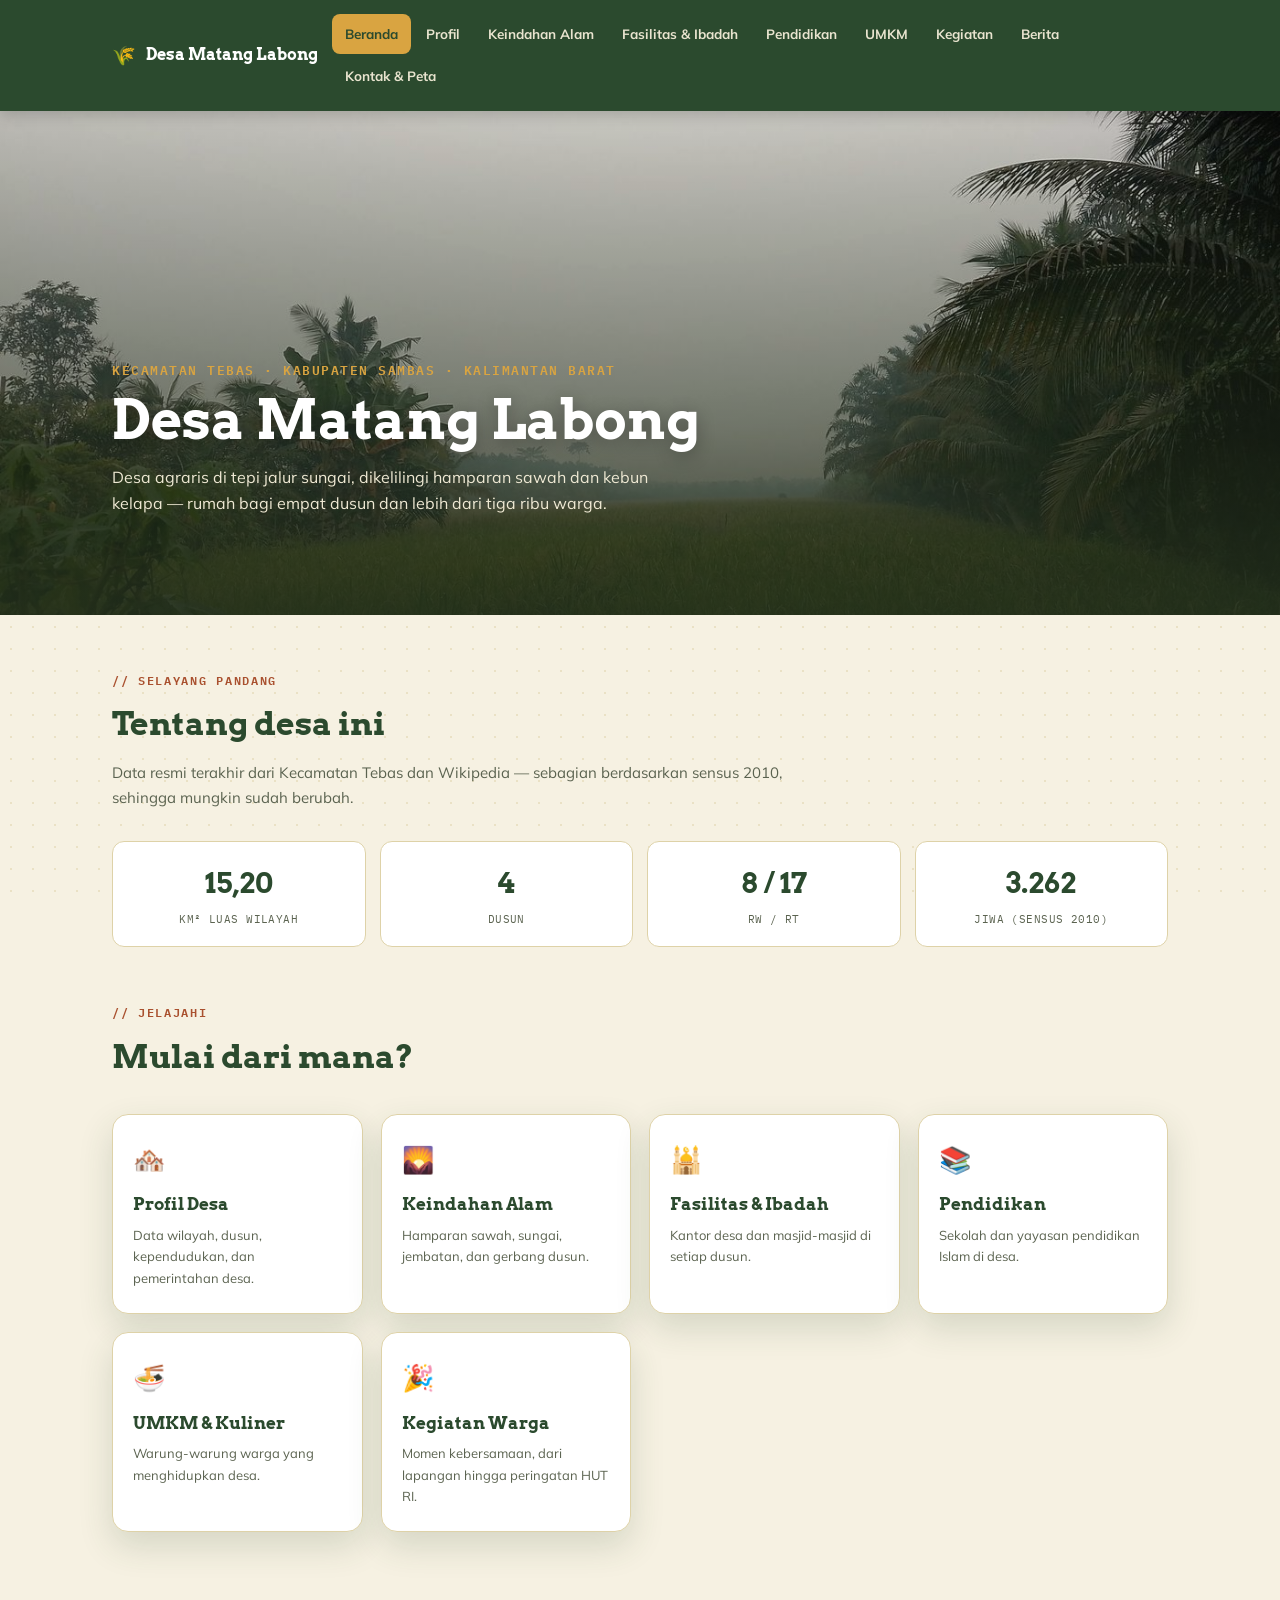
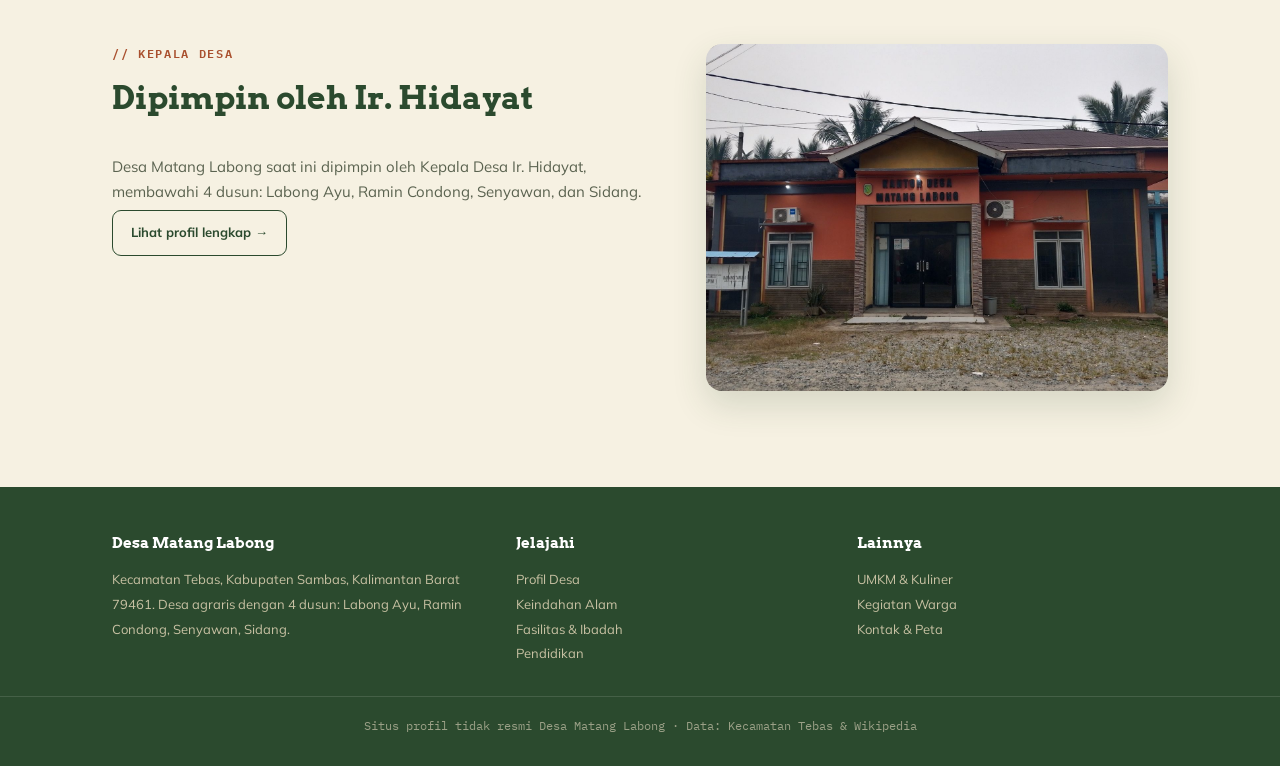
<file: index.html>
<!DOCTYPE html>
<html lang="id">
<head>
<meta charset="UTF-8">
<meta name="viewport" content="width=device-width, initial-scale=1.0">
<title>Desa Matang Labong — Kecamatan Tebas, Kabupaten Sambas</title>
<meta name="description" content="Situs profil Desa Matang Labong, Kecamatan Tebas, Kabupaten Sambas, Kalimantan Barat: keindahan alam, fasilitas, pendidikan, UMKM, dan kegiatan warga.">
<link rel="preconnect" href="https://fonts.googleapis.com">
<link href="https://fonts.googleapis.com/css2?family=Arvo:wght@400;700&family=Mulish:wght@400;500;600;700;800&family=IBM+Plex+Mono:wght@400;500;600&display=swap" rel="stylesheet">
<link rel="stylesheet" href="assets/style.css">
</head>
<body>
<div class="bg-texture" aria-hidden="true"></div>

<header class="navbar">
  <div class="nav-inner">
    <div class="brand"><span class="leaf">🌾</span> Desa Matang Labong</div>
    <nav class="links" id="navLinks">
      <a href="index.html" class="active">Beranda</a>
      <a href="profil.html">Profil</a>
      <a href="keindahan.html">Keindahan Alam</a>
      <a href="fasilitas.html">Fasilitas &amp; Ibadah</a>
      <a href="pendidikan.html">Pendidikan</a>
      <a href="umkm.html">UMKM</a>
      <a href="kegiatan.html">Kegiatan</a>
      <a href="berita.html">Berita</a>
      <a href="kontak.html">Kontak &amp; Peta</a>
    </nav>
    <button class="menu-btn" id="menuBtn" aria-label="Buka menu">☰</button>
  </div>
</header>

<section class="hero" style="background-image:url('assets/sawah.jpg');">
  <div class="hero-inner">
    <div class="hero-kicker">Kecamatan Tebas · Kabupaten Sambas · Kalimantan Barat</div>
    <h1>Desa Matang Labong</h1>
    <p class="lead">Desa agraris di tepi jalur sungai, dikelilingi hamparan sawah dan kebun kelapa — rumah bagi empat dusun dan lebih dari tiga ribu warga.</p>
  </div>
</section>

<section>
  <div class="wrap reveal">
    <div class="section-head">
      <div class="eyebrow">// Selayang pandang</div>
      <h2 class="title">Tentang desa ini</h2>
      <p class="section-sub">Data resmi terakhir dari Kecamatan Tebas dan Wikipedia — sebagian berdasarkan sensus 2010, sehingga mungkin sudah berubah.</p>
    </div>
    <div class="stat-grid">
      <div class="stat-box"><div class="num">15,20</div><div class="lbl">km² luas wilayah</div></div>
      <div class="stat-box"><div class="num">4</div><div class="lbl">dusun</div></div>
      <div class="stat-box"><div class="num">8 / 17</div><div class="lbl">RW / RT</div></div>
      <div class="stat-box"><div class="num">3.262</div><div class="lbl">jiwa (sensus 2010)</div></div>
    </div>
  </div>
</section>

<section style="padding-top:0;">
  <div class="wrap reveal">
    <div class="section-head">
      <div class="eyebrow">// Jelajahi</div>
      <h2 class="title">Mulai dari mana?</h2>
    </div>
    <div class="quick-grid">
      <a class="quick-card" href="profil.html">
        <span class="ic">🏘️</span>
        <h3>Profil Desa</h3>
        <p>Data wilayah, dusun, kependudukan, dan pemerintahan desa.</p>
      </a>
      <a class="quick-card" href="keindahan.html">
        <span class="ic">🌄</span>
        <h3>Keindahan Alam</h3>
        <p>Hamparan sawah, sungai, jembatan, dan gerbang dusun.</p>
      </a>
      <a class="quick-card" href="fasilitas.html">
        <span class="ic">🕌</span>
        <h3>Fasilitas &amp; Ibadah</h3>
        <p>Kantor desa dan masjid-masjid di setiap dusun.</p>
      </a>
      <a class="quick-card" href="pendidikan.html">
        <span class="ic">📚</span>
        <h3>Pendidikan</h3>
        <p>Sekolah dan yayasan pendidikan Islam di desa.</p>
      </a>
      <a class="quick-card" href="umkm.html">
        <span class="ic">🍜</span>
        <h3>UMKM &amp; Kuliner</h3>
        <p>Warung-warung warga yang menghidupkan desa.</p>
      </a>
      <a class="quick-card" href="kegiatan.html">
        <span class="ic">🎉</span>
        <h3>Kegiatan Warga</h3>
        <p>Momen kebersamaan, dari lapangan hingga peringatan HUT RI.</p>
      </a>
    </div>
  </div>
</section>

<section>
  <div class="wrap reveal two-col">
    <div>
      <div class="section-head">
        <div class="eyebrow">// Kepala Desa</div>
        <h2 class="title">Dipimpin oleh Ir. Hidayat</h2>
      </div>
      <p style="color:var(--muted); font-size:15px;">Desa Matang Labong saat ini dipimpin oleh Kepala Desa Ir. Hidayat, membawahi 4 dusun: Labong Ayu, Ramin Condong, Senyawan, dan Sidang.</p>
      <a class="btn-outline" href="profil.html">Lihat profil lengkap →</a>
    </div>
    <img src="assets/kantor-desa.jpg" alt="Kantor Desa Matang Labong" style="border-radius:var(--radius); box-shadow:var(--shadow);">
  </div>
</section>

<footer>
  <div class="wrap footer-grid">
    <div>
      <h4>Desa Matang Labong</h4>
      <p>Kecamatan Tebas, Kabupaten Sambas, Kalimantan Barat 79461. Desa agraris dengan 4 dusun: Labong Ayu, Ramin Condong, Senyawan, Sidang.</p>
    </div>
    <div>
      <h4>Jelajahi</h4>
      <p><a href="profil.html">Profil Desa</a><br><a href="keindahan.html">Keindahan Alam</a><br><a href="fasilitas.html">Fasilitas &amp; Ibadah</a><br><a href="pendidikan.html">Pendidikan</a></p>
    </div>
    <div>
      <h4>Lainnya</h4>
      <p><a href="umkm.html">UMKM &amp; Kuliner</a><br><a href="kegiatan.html">Kegiatan Warga</a><br><a href="kontak.html">Kontak &amp; Peta</a></p>
    </div>
  </div>
  <div class="footer-bottom">Situs profil tidak resmi Desa Matang Labong · Data: Kecamatan Tebas &amp; Wikipedia</div>
</footer>

<script src="assets/main.js"></script>
</body>
</html>
</file>
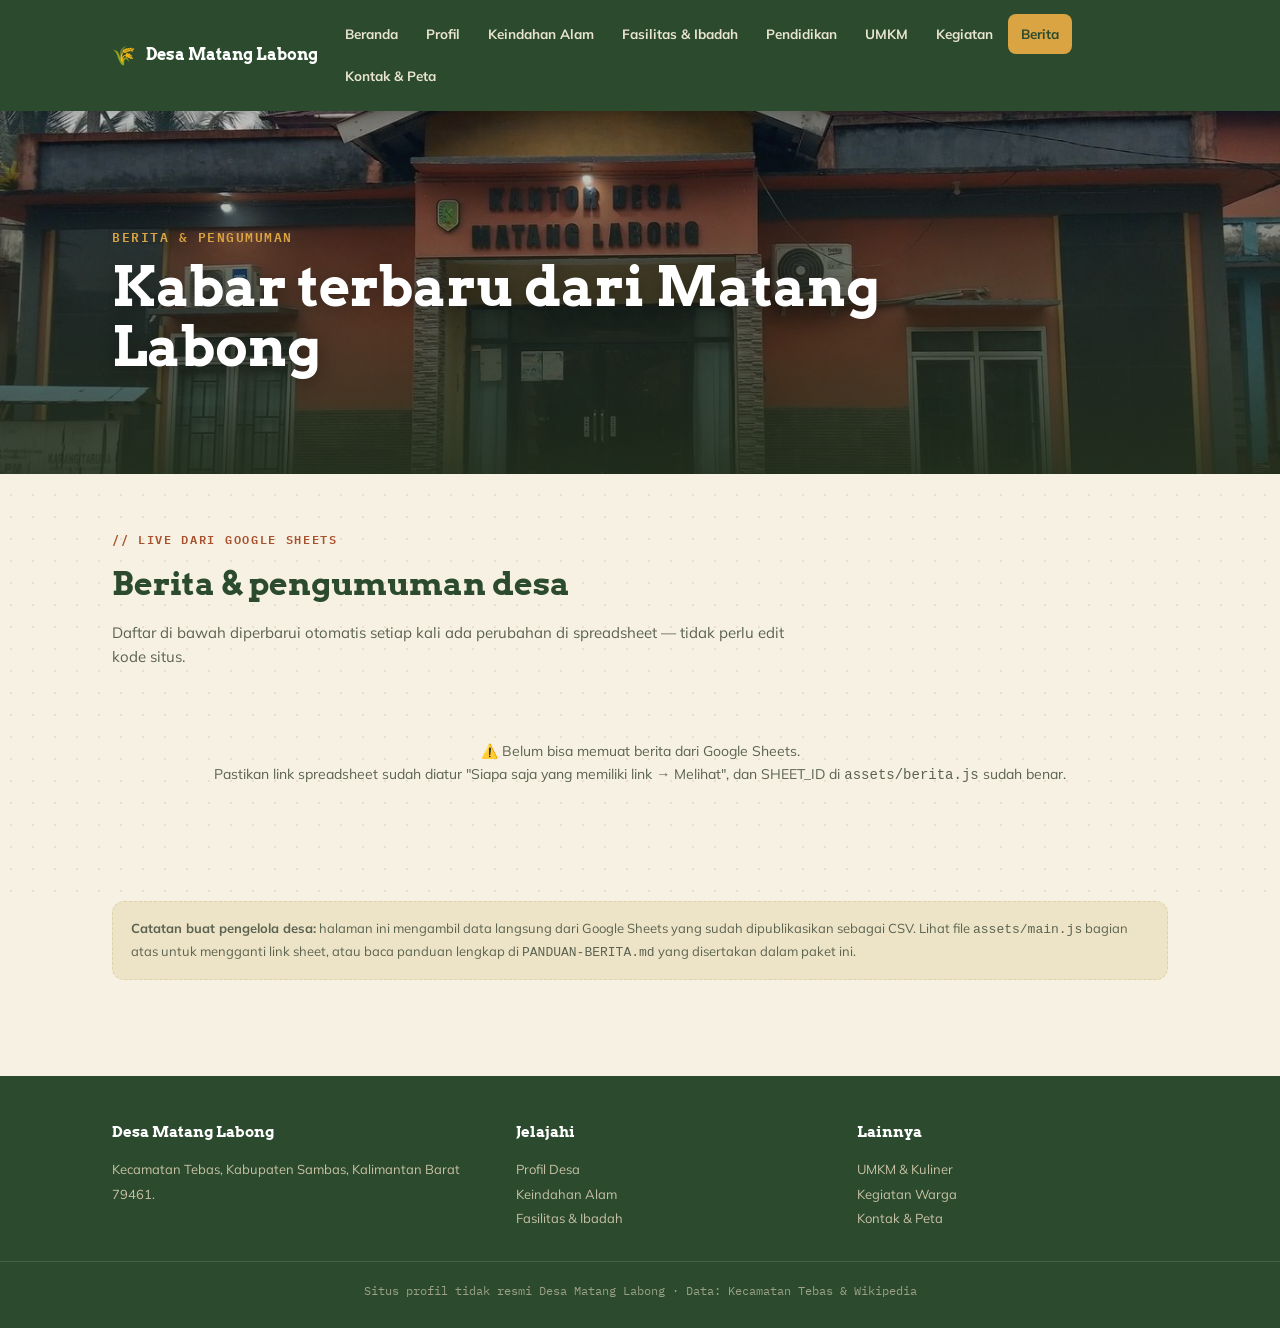
<file: berita.html>
<!DOCTYPE html>
<html lang="id">
<head>
<meta charset="UTF-8">
<meta name="viewport" content="width=device-width, initial-scale=1.0">
<title>Berita &amp; Pengumuman — Desa Matang Labong</title>
<meta name="description" content="Berita dan pengumuman terbaru Desa Matang Labong, diperbarui langsung dari Google Sheets.">
<link rel="preconnect" href="https://fonts.googleapis.com">
<link href="https://fonts.googleapis.com/css2?family=Arvo:wght@400;700&family=Mulish:wght@400;500;600;700;800&family=IBM+Plex+Mono:wght@400;500;600&display=swap" rel="stylesheet">
<link rel="stylesheet" href="assets/style.css">
<style>
  .news-card{
    background:var(--surface); border:1px solid var(--line); border-radius:var(--radius);
    padding:22px; box-shadow:var(--shadow); margin-bottom:16px;
    transition:transform .25s ease, box-shadow .25s ease;
  }
  .news-card:hover{ transform:translateY(-4px); box-shadow:0 18px 34px rgba(43,74,46,0.2); }
  .news-date{ font-family:var(--mono); font-size:11.5px; color:var(--rust); font-weight:600; text-transform:uppercase; letter-spacing:0.04em; }
  .news-cat{
    display:inline-block; font-family:var(--mono); font-size:10px; font-weight:700;
    background:var(--paper-2); color:var(--green-deep); padding:3px 9px; border-radius:20px;
    margin-left:8px; text-transform:uppercase;
  }
  .news-title{ font-family:var(--display); font-size:19px; color:var(--green-deep); font-weight:700; margin-top:8px; }
  .news-body{ color:var(--muted); font-size:14px; margin-top:8px; white-space:pre-line; }
  .news-state{ text-align:center; padding:40px 20px; color:var(--muted); font-size:14px; }
  .news-state .spinner{
    width:28px; height:28px; border:3px solid var(--line); border-top-color:var(--rust);
    border-radius:50%; margin:0 auto 14px; animation:spin 0.8s linear infinite;
  }
  @keyframes spin{ to{ transform:rotate(360deg); } }
  @media (prefers-reduced-motion: reduce){ .news-state .spinner{ animation:none; } }
</style>
</head>
<body>
<div class="bg-texture" aria-hidden="true"></div>

<header class="navbar">
  <div class="nav-inner">
    <div class="brand"><span class="leaf">🌾</span> Desa Matang Labong</div>
    <nav class="links" id="navLinks">
      <a href="index.html">Beranda</a>
      <a href="profil.html">Profil</a>
      <a href="keindahan.html">Keindahan Alam</a>
      <a href="fasilitas.html">Fasilitas &amp; Ibadah</a>
      <a href="pendidikan.html">Pendidikan</a>
      <a href="umkm.html">UMKM</a>
      <a href="kegiatan.html">Kegiatan</a>
      <a href="berita.html" class="active">Berita</a>
      <a href="kontak.html">Kontak &amp; Peta</a>
    </nav>
    <button class="menu-btn" id="menuBtn" aria-label="Buka menu">☰</button>
  </div>
</header>

<section class="hero small" style="background-image:url('assets/kantor-desa.jpg');">
  <div class="hero-inner">
    <div class="hero-kicker">Berita &amp; Pengumuman</div>
    <h1>Kabar terbaru dari Matang Labong</h1>
  </div>
</section>

<section>
  <div class="wrap reveal">
    <div class="section-head">
      <div class="eyebrow">// Live dari Google Sheets</div>
      <h2 class="title">Berita &amp; pengumuman desa</h2>
      <p class="section-sub">Daftar di bawah diperbarui otomatis setiap kali ada perubahan di spreadsheet — tidak perlu edit kode situs.</p>
    </div>

    <div id="newsList">
      <div class="news-state">
        <div class="spinner"></div>
        Memuat berita terbaru...
      </div>
    </div>
  </div>
</section>

<section style="padding-top:0;">
  <div class="wrap reveal">
    <div class="note-box">
      <b>Catatan buat pengelola desa:</b> halaman ini mengambil data langsung dari Google Sheets yang sudah dipublikasikan sebagai CSV. Lihat file <code>assets/main.js</code> bagian atas untuk mengganti link sheet, atau baca panduan lengkap di <code>PANDUAN-BERITA.md</code> yang disertakan dalam paket ini.
    </div>
  </div>
</section>

<footer>
  <div class="wrap footer-grid">
    <div>
      <h4>Desa Matang Labong</h4>
      <p>Kecamatan Tebas, Kabupaten Sambas, Kalimantan Barat 79461.</p>
    </div>
    <div>
      <h4>Jelajahi</h4>
      <p><a href="profil.html">Profil Desa</a><br><a href="keindahan.html">Keindahan Alam</a><br><a href="fasilitas.html">Fasilitas &amp; Ibadah</a></p>
    </div>
    <div>
      <h4>Lainnya</h4>
      <p><a href="umkm.html">UMKM &amp; Kuliner</a><br><a href="kegiatan.html">Kegiatan Warga</a><br><a href="kontak.html">Kontak &amp; Peta</a></p>
    </div>
  </div>
  <div class="footer-bottom">Situs profil tidak resmi Desa Matang Labong · Data: Kecamatan Tebas &amp; Wikipedia</div>
</footer>

<script src="assets/main.js"></script>
<script src="assets/berita.js"></script>
</body>
</html>
</file>
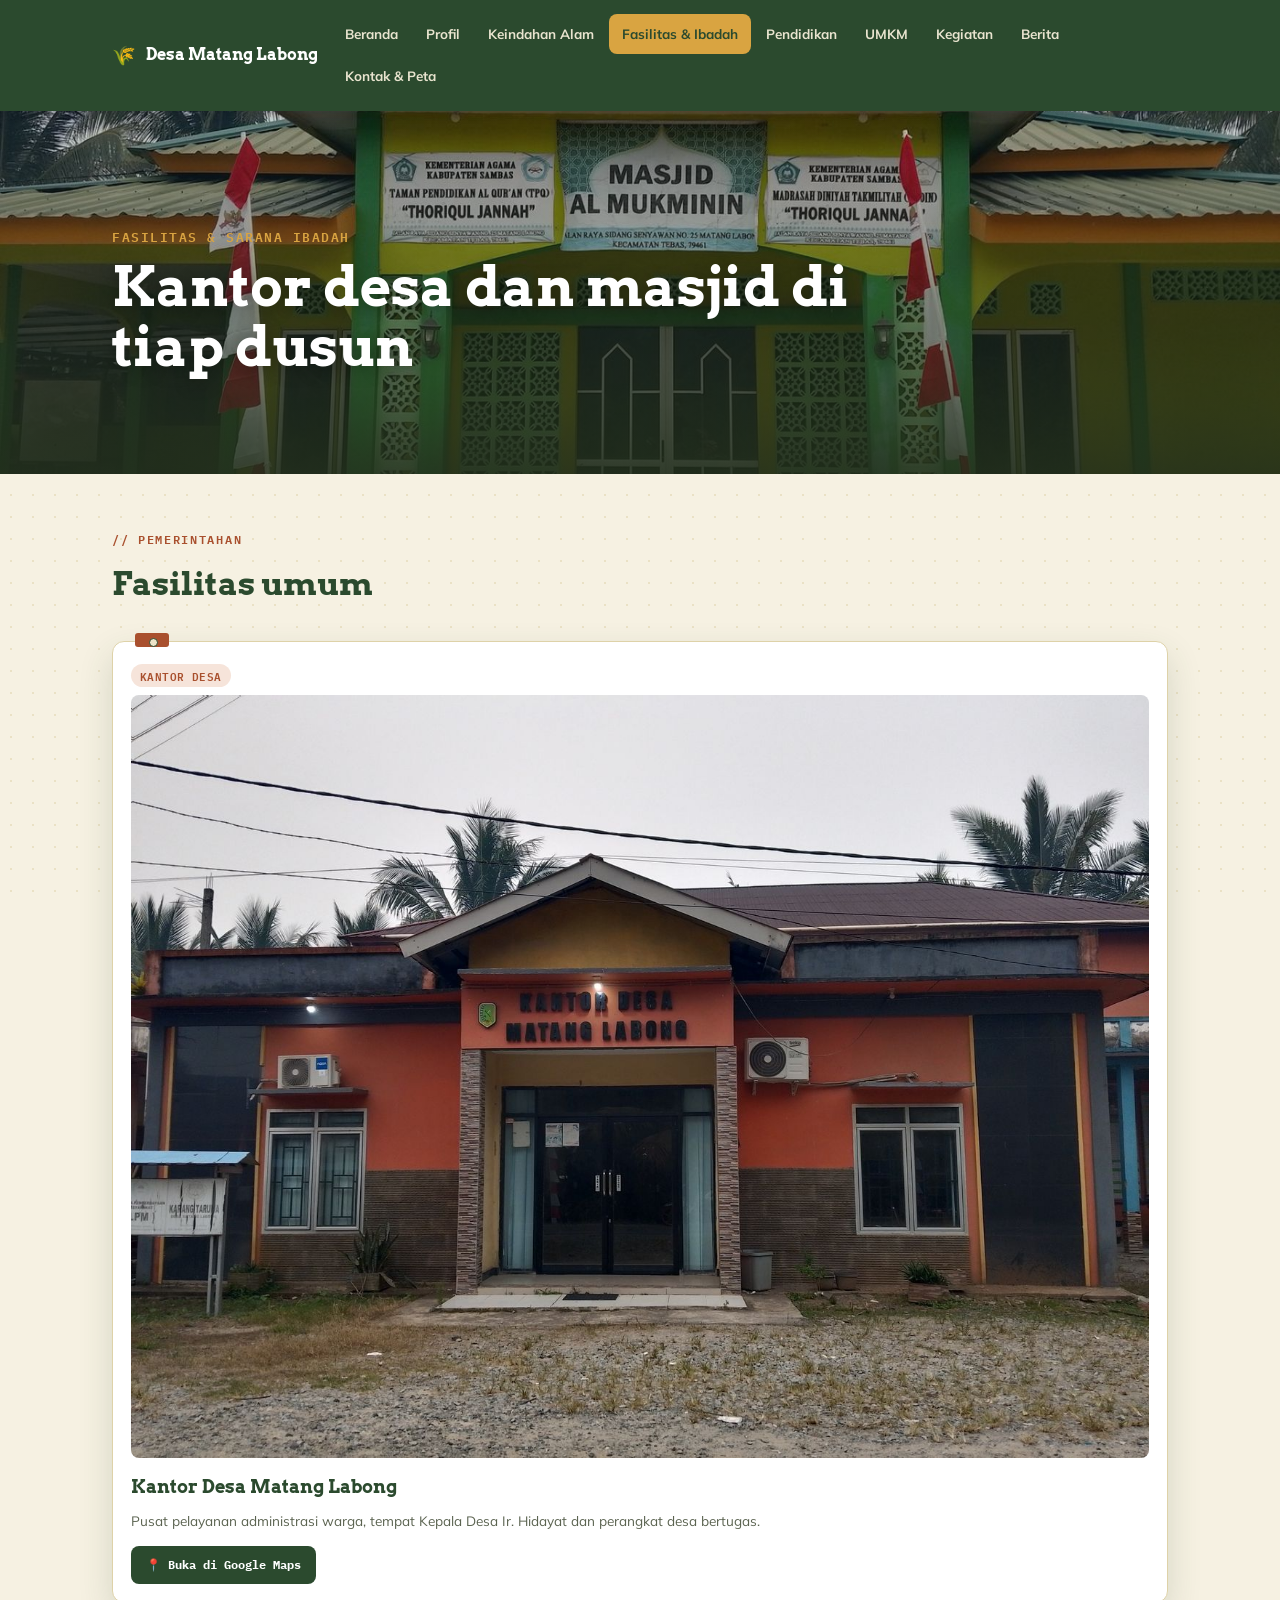
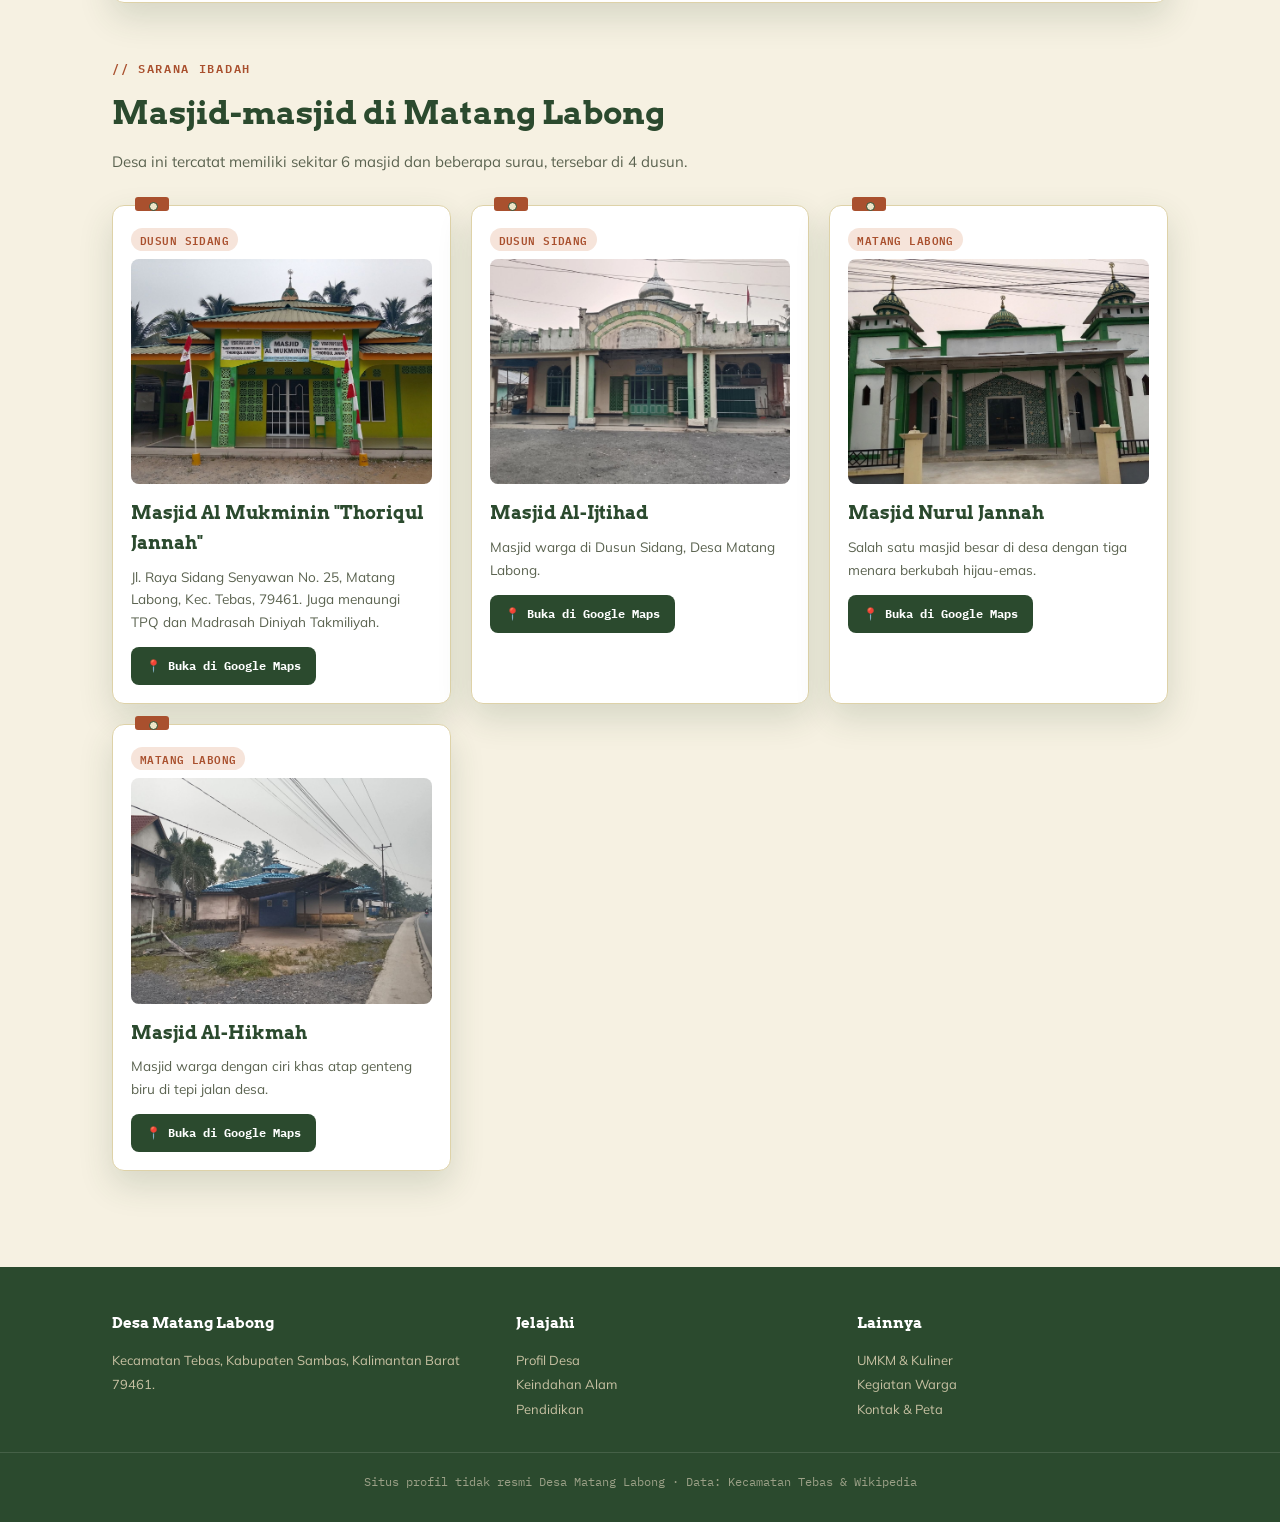
<file: fasilitas.html>
<!DOCTYPE html>
<html lang="id">
<head>
<meta charset="UTF-8">
<meta name="viewport" content="width=device-width, initial-scale=1.0">
<title>Fasilitas &amp; Sarana Ibadah — Desa Matang Labong</title>
<meta name="description" content="Fasilitas umum dan sarana ibadah di Desa Matang Labong: kantor desa dan masjid-masjid di tiap dusun.">
<link rel="preconnect" href="https://fonts.googleapis.com">
<link href="https://fonts.googleapis.com/css2?family=Arvo:wght@400;700&family=Mulish:wght@400;500;600;700;800&family=IBM+Plex+Mono:wght@400;500;600&display=swap" rel="stylesheet">
<link rel="stylesheet" href="assets/style.css">
</head>
<body>
<div class="bg-texture" aria-hidden="true"></div>

<header class="navbar">
  <div class="nav-inner">
    <div class="brand"><span class="leaf">🌾</span> Desa Matang Labong</div>
    <nav class="links" id="navLinks">
      <a href="index.html">Beranda</a>
      <a href="profil.html">Profil</a>
      <a href="keindahan.html">Keindahan Alam</a>
      <a href="fasilitas.html" class="active">Fasilitas &amp; Ibadah</a>
      <a href="pendidikan.html">Pendidikan</a>
      <a href="umkm.html">UMKM</a>
      <a href="kegiatan.html">Kegiatan</a>
      <a href="berita.html">Berita</a>
      <a href="kontak.html">Kontak &amp; Peta</a>
    </nav>
    <button class="menu-btn" id="menuBtn" aria-label="Buka menu">☰</button>
  </div>
</header>

<section class="hero small" style="background-image:url('assets/masjid-almukminin.jpg');">
  <div class="hero-inner">
    <div class="hero-kicker">Fasilitas &amp; Sarana Ibadah</div>
    <h1>Kantor desa dan masjid di tiap dusun</h1>
  </div>
</section>

<section>
  <div class="wrap reveal">
    <div class="section-head">
      <div class="eyebrow">// Pemerintahan</div>
      <h2 class="title">Fasilitas umum</h2>
    </div>
    <div class="card-grid">
      <div class="signpost">
        <span class="tag">Kantor Desa</span>
        <img class="place-photo" src="assets/kantor-desa.jpg" alt="Kantor Desa Matang Labong">
        <h3>Kantor Desa Matang Labong</h3>
        <p>Pusat pelayanan administrasi warga, tempat Kepala Desa Ir. Hidayat dan perangkat desa bertugas.</p>
        <a class="maps-btn" target="_blank" rel="noopener" href="https://www.google.com/maps/search/?api=1&query=Kantor%20Desa%20Matang%20Labong%2C%20Kecamatan%20Tebas%2C%20Kabupaten%20Sambas%2C%20Kalimantan%20Barat">📍 Buka di Google Maps</a>
      </div>
    </div>
  </div>
</section>

<section style="padding-top:0;">
  <div class="wrap reveal">
    <div class="section-head">
      <div class="eyebrow">// Sarana ibadah</div>
      <h2 class="title">Masjid-masjid di Matang Labong</h2>
      <p class="section-sub">Desa ini tercatat memiliki sekitar 6 masjid dan beberapa surau, tersebar di 4 dusun.</p>
    </div>
    <div class="card-grid">

      <div class="signpost">
        <span class="tag">Dusun Sidang</span>
        <img class="place-photo" src="assets/masjid-almukminin.jpg" alt="Masjid Al Mukminin Thoriqul Jannah">
        <h3>Masjid Al Mukminin "Thoriqul Jannah"</h3>
        <p>Jl. Raya Sidang Senyawan No. 25, Matang Labong, Kec. Tebas, 79461. Juga menaungi TPQ dan Madrasah Diniyah Takmiliyah.</p>
        <a class="maps-btn" target="_blank" rel="noopener" href="https://www.google.com/maps/search/?api=1&query=Masjid%20Al%20Mukminin%20Thoriqul%20Jannah%2C%20Jl.%20Raya%20Sidang%20Senyawan%20No.%2025%2C%20Matang%20Labong%2C%20Kecamatan%20Tebas%2C%2079461">📍 Buka di Google Maps</a>
      </div>

      <div class="signpost">
        <span class="tag">Dusun Sidang</span>
        <img class="place-photo" src="assets/masjid-aljtihad.jpg" alt="Masjid Al-Ijtihad">
        <h3>Masjid Al-Ijtihad</h3>
        <p>Masjid warga di Dusun Sidang, Desa Matang Labong.</p>
        <a class="maps-btn" target="_blank" rel="noopener" href="https://www.google.com/maps/search/?api=1&query=Masjid%20Al-Ijtihad%2C%20Dusun%20Sidang%2C%20Desa%20Matang%20Labong%2C%20Kecamatan%20Tebas%2C%20Kabupaten%20Sambas">📍 Buka di Google Maps</a>
      </div>

      <div class="signpost">
        <span class="tag">Matang Labong</span>
        <img class="place-photo" src="assets/masjid-3kubah.jpg" alt="Masjid Nurul Jannah">
        <h3>Masjid Nurul Jannah</h3>
        <p>Salah satu masjid besar di desa dengan tiga menara berkubah hijau-emas.</p>
        <a class="maps-btn" target="_blank" rel="noopener" href="https://www.google.com/maps/search/?api=1&query=1.169570,109.125980">📍 Buka di Google Maps</a>
      </div>

      <div class="signpost">
        <span class="tag">Matang Labong</span>
        <img class="place-photo" src="assets/masjid-biru.jpg" alt="Masjid Al-Hikmah">
        <h3>Masjid Al-Hikmah</h3>
        <p>Masjid warga dengan ciri khas atap genteng biru di tepi jalan desa.</p>
        <a class="maps-btn" target="_blank" rel="noopener" href="https://www.google.com/maps/search/?api=1&query=1.169570,109.125980">📍 Buka di Google Maps</a>
      </div>

    </div>
  </div>
</section>

<footer>
  <div class="wrap footer-grid">
    <div>
      <h4>Desa Matang Labong</h4>
      <p>Kecamatan Tebas, Kabupaten Sambas, Kalimantan Barat 79461.</p>
    </div>
    <div>
      <h4>Jelajahi</h4>
      <p><a href="profil.html">Profil Desa</a><br><a href="keindahan.html">Keindahan Alam</a><br><a href="pendidikan.html">Pendidikan</a></p>
    </div>
    <div>
      <h4>Lainnya</h4>
      <p><a href="umkm.html">UMKM &amp; Kuliner</a><br><a href="kegiatan.html">Kegiatan Warga</a><br><a href="kontak.html">Kontak &amp; Peta</a></p>
    </div>
  </div>
  <div class="footer-bottom">Situs profil tidak resmi Desa Matang Labong · Data: Kecamatan Tebas &amp; Wikipedia</div>
</footer>

<script src="assets/main.js"></script>
</body>
</html>
</file>
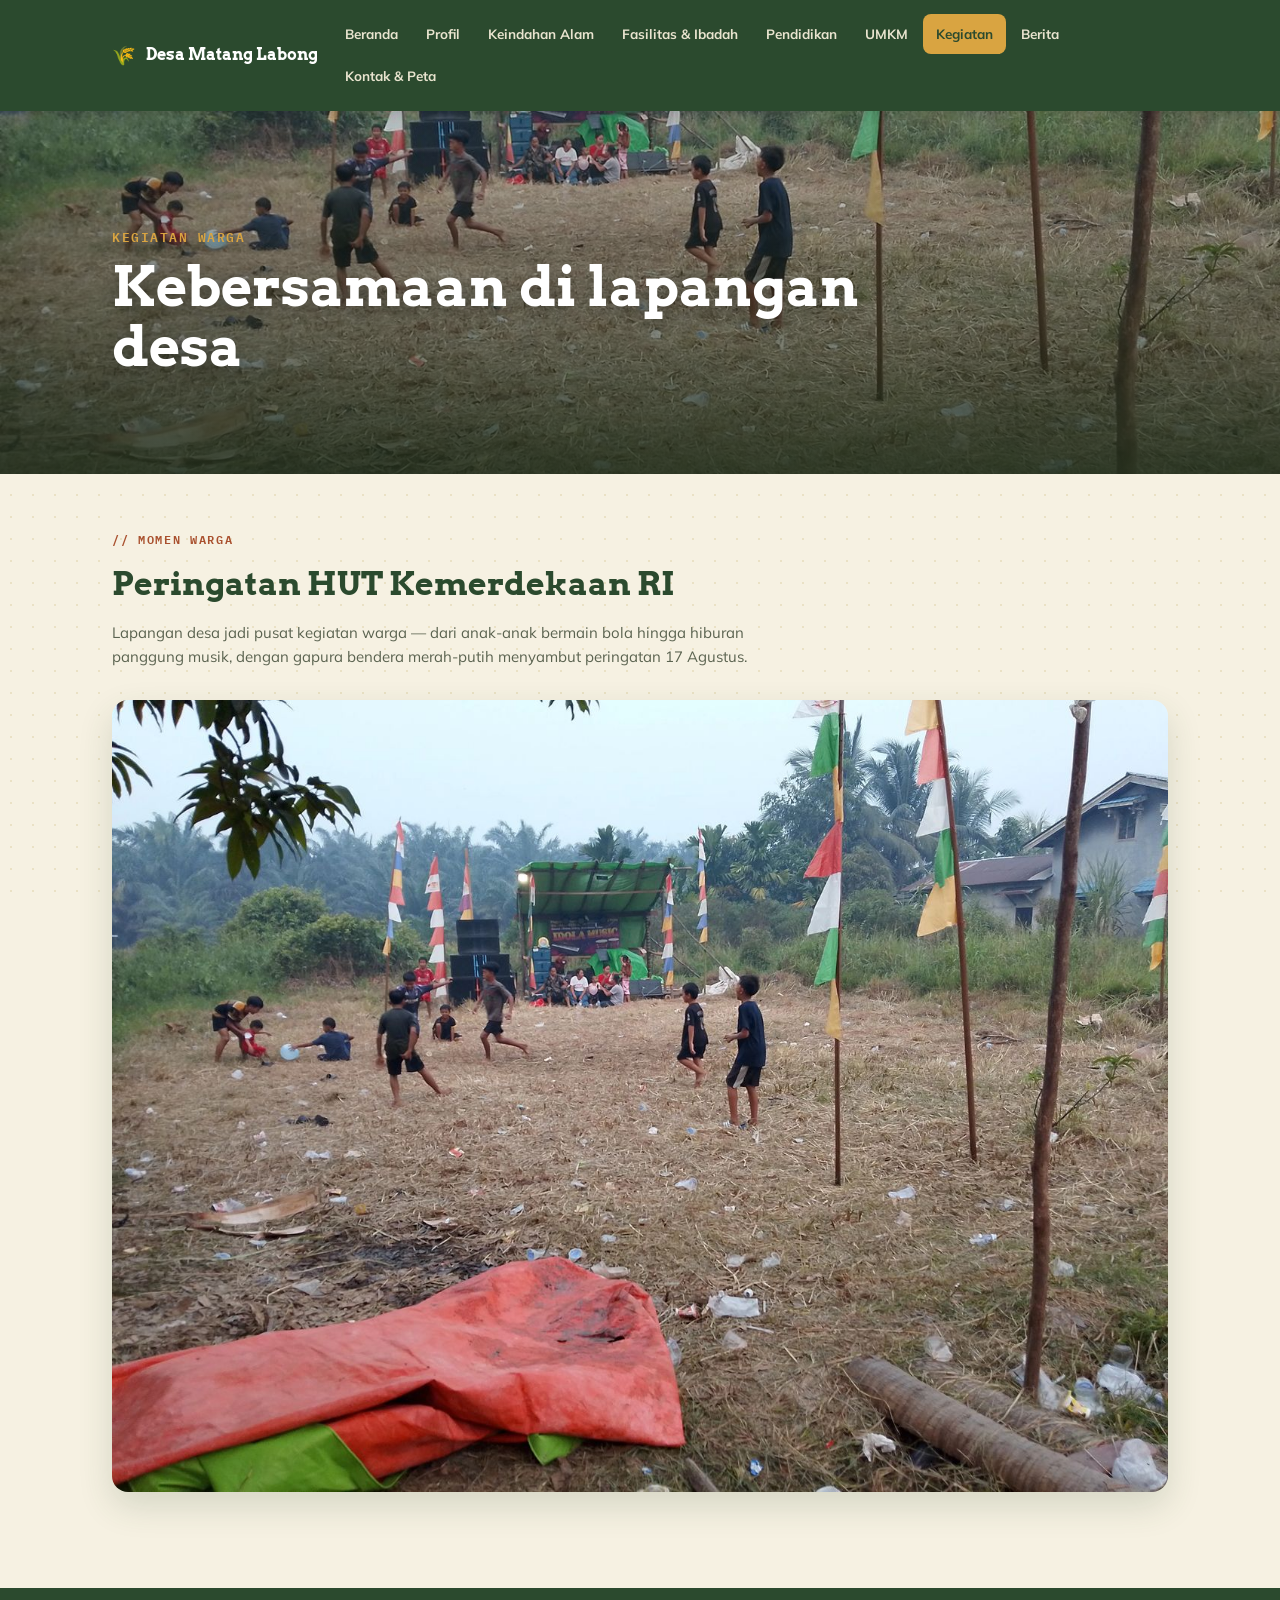
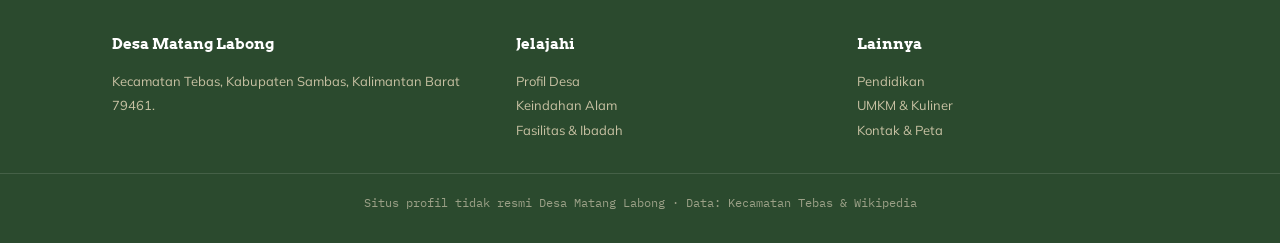
<file: kegiatan.html>
<!DOCTYPE html>
<html lang="id">
<head>
<meta charset="UTF-8">
<meta name="viewport" content="width=device-width, initial-scale=1.0">
<title>Kegiatan Warga — Desa Matang Labong</title>
<meta name="description" content="Momen kebersamaan warga Desa Matang Labong, dari lapangan hingga peringatan HUT Kemerdekaan RI.">
<link rel="preconnect" href="https://fonts.googleapis.com">
<link href="https://fonts.googleapis.com/css2?family=Arvo:wght@400;700&family=Mulish:wght@400;500;600;700;800&family=IBM+Plex+Mono:wght@400;500;600&display=swap" rel="stylesheet">
<link rel="stylesheet" href="assets/style.css">
</head>
<body>
<div class="bg-texture" aria-hidden="true"></div>

<header class="navbar">
  <div class="nav-inner">
    <div class="brand"><span class="leaf">🌾</span> Desa Matang Labong</div>
    <nav class="links" id="navLinks">
      <a href="index.html">Beranda</a>
      <a href="profil.html">Profil</a>
      <a href="keindahan.html">Keindahan Alam</a>
      <a href="fasilitas.html">Fasilitas &amp; Ibadah</a>
      <a href="pendidikan.html">Pendidikan</a>
      <a href="umkm.html">UMKM</a>
      <a href="kegiatan.html" class="active">Kegiatan</a>
      <a href="berita.html">Berita</a>
      <a href="kontak.html">Kontak &amp; Peta</a>
    </nav>
    <button class="menu-btn" id="menuBtn" aria-label="Buka menu">☰</button>
  </div>
</header>

<section class="hero small" style="background-image:url('assets/lapangan-warga.jpg');">
  <div class="hero-inner">
    <div class="hero-kicker">Kegiatan Warga</div>
    <h1>Kebersamaan di lapangan desa</h1>
  </div>
</section>

<section>
  <div class="wrap reveal">
    <div class="section-head">
      <div class="eyebrow">// Momen warga</div>
      <h2 class="title">Peringatan HUT Kemerdekaan RI</h2>
      <p class="section-sub">Lapangan desa jadi pusat kegiatan warga — dari anak-anak bermain bola hingga hiburan panggung musik, dengan gapura bendera merah-putih menyambut peringatan 17 Agustus.</p>
    </div>
    <img src="assets/lapangan-warga.jpg" alt="Kegiatan warga di lapangan desa" style="width:100%; border-radius:var(--radius); box-shadow:var(--shadow);">
  </div>
</section>

<footer>
  <div class="wrap footer-grid">
    <div>
      <h4>Desa Matang Labong</h4>
      <p>Kecamatan Tebas, Kabupaten Sambas, Kalimantan Barat 79461.</p>
    </div>
    <div>
      <h4>Jelajahi</h4>
      <p><a href="profil.html">Profil Desa</a><br><a href="keindahan.html">Keindahan Alam</a><br><a href="fasilitas.html">Fasilitas &amp; Ibadah</a></p>
    </div>
    <div>
      <h4>Lainnya</h4>
      <p><a href="pendidikan.html">Pendidikan</a><br><a href="umkm.html">UMKM &amp; Kuliner</a><br><a href="kontak.html">Kontak &amp; Peta</a></p>
    </div>
  </div>
  <div class="footer-bottom">Situs profil tidak resmi Desa Matang Labong · Data: Kecamatan Tebas &amp; Wikipedia</div>
</footer>

<script src="assets/main.js"></script>
</body>
</html>
</file>
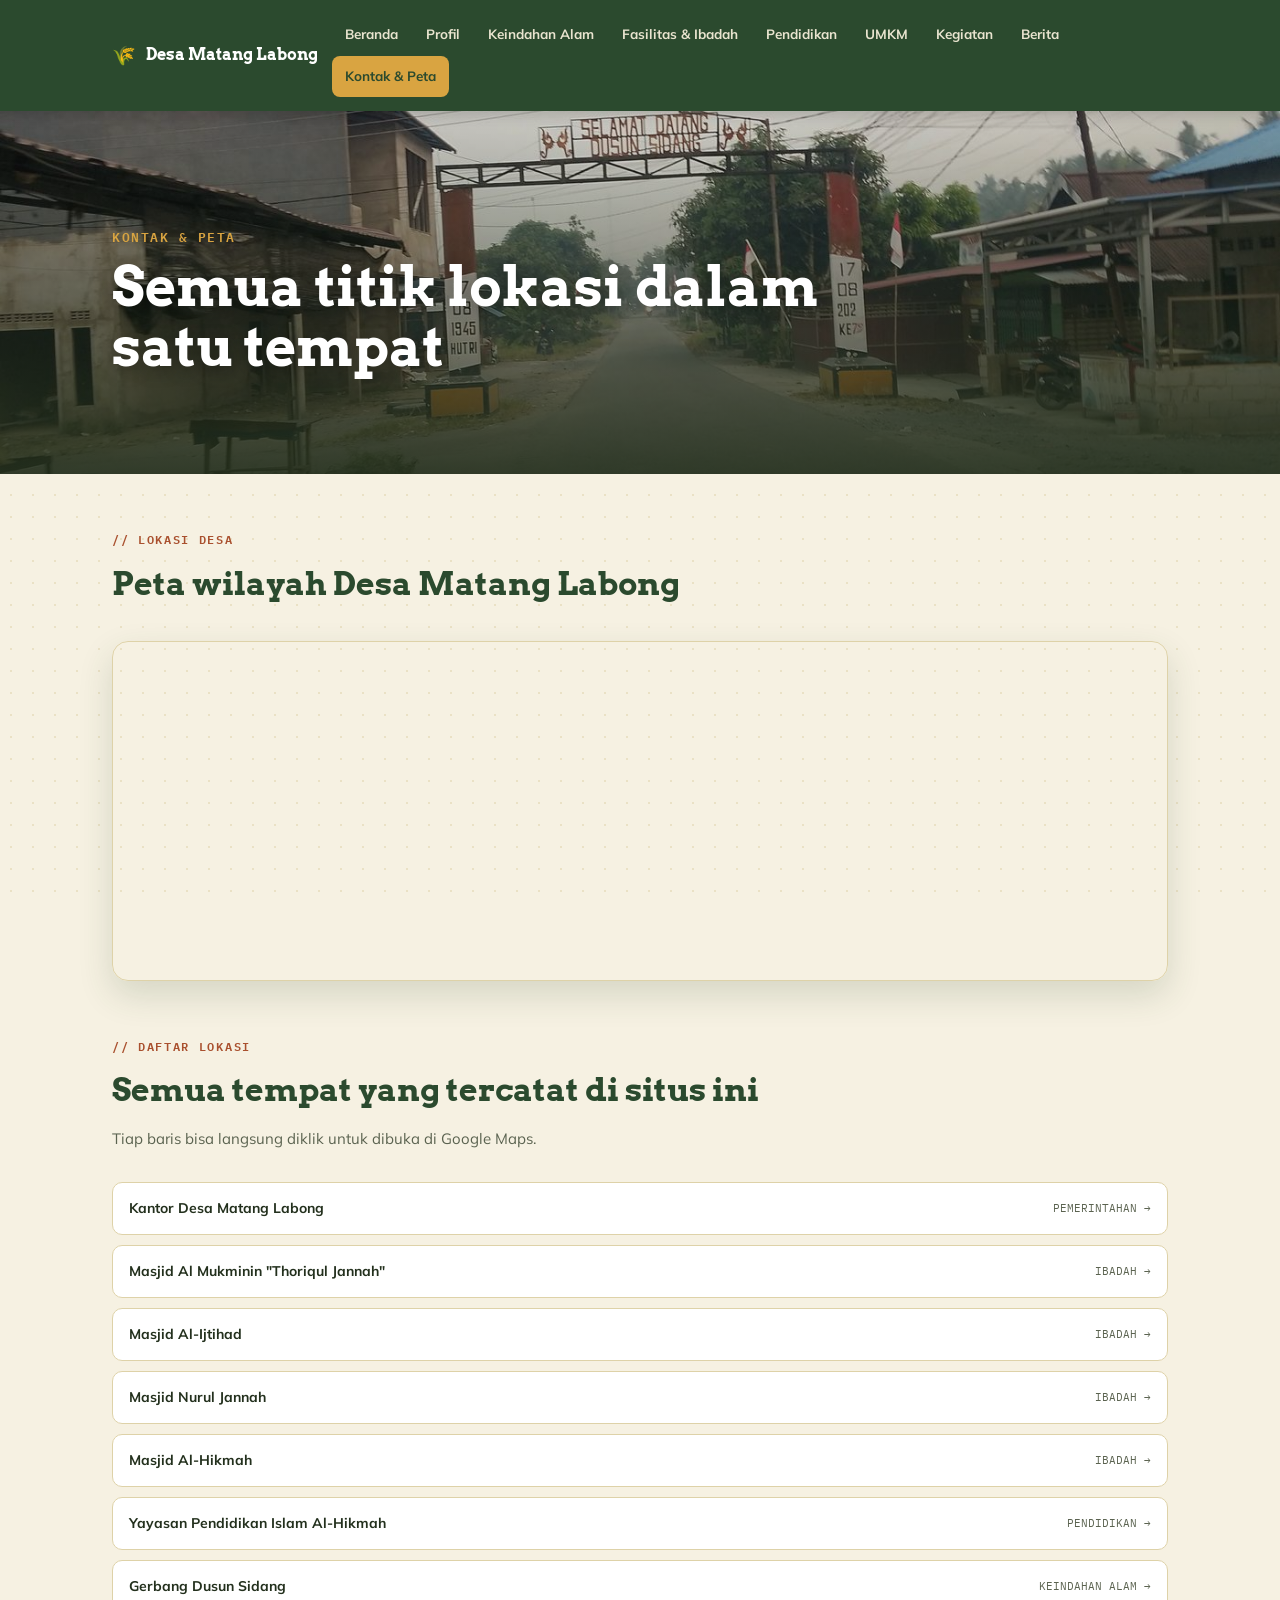
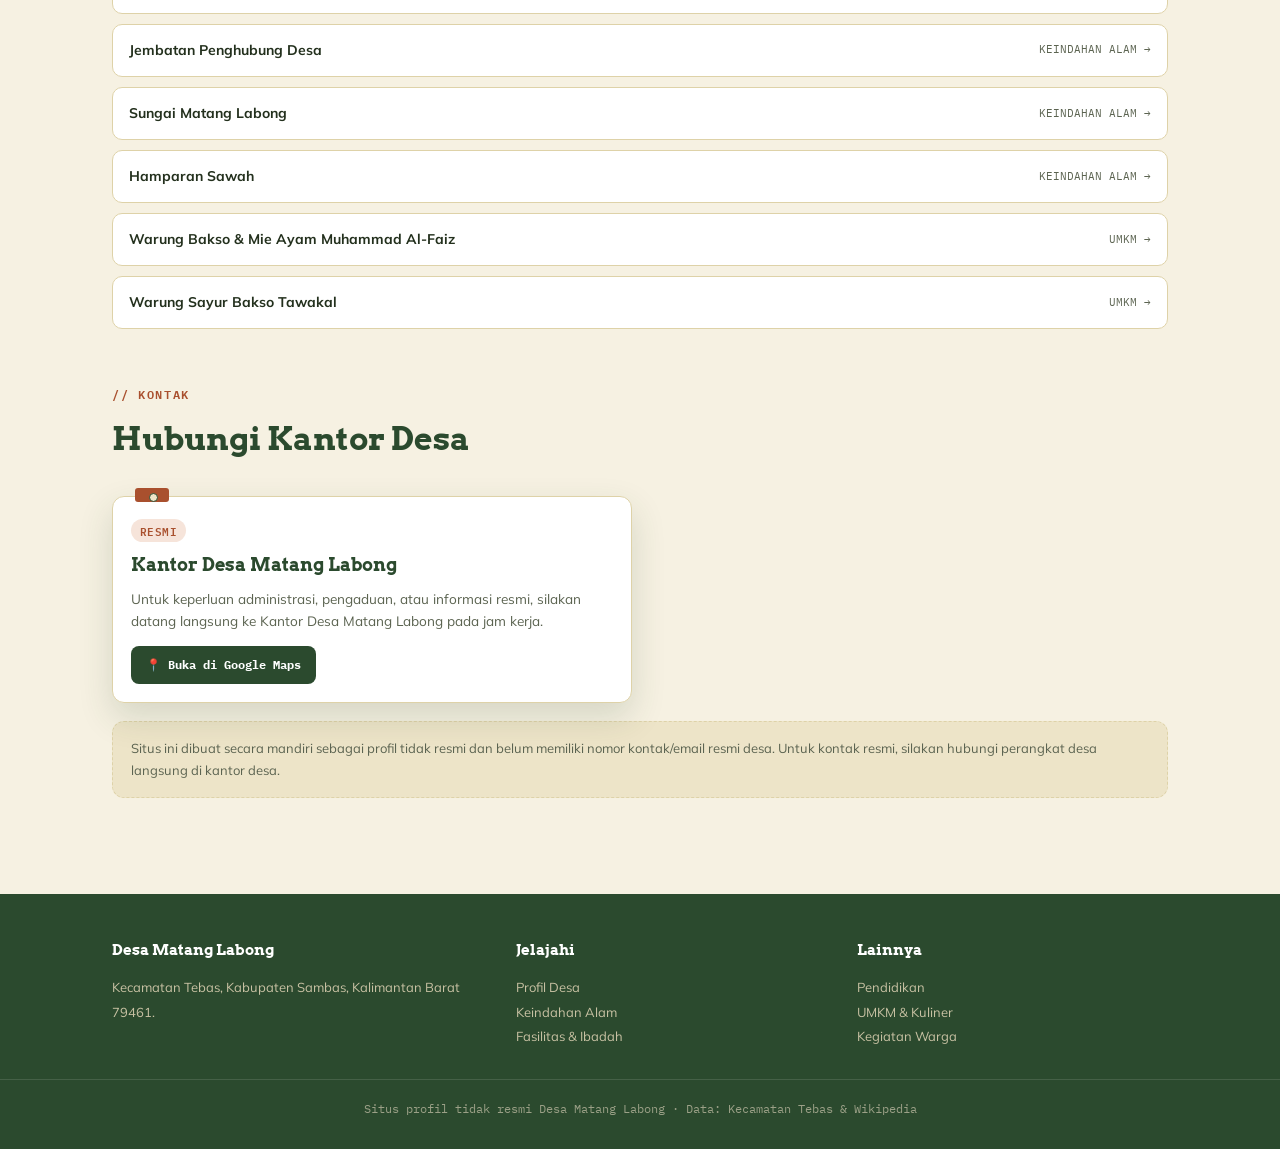
<file: kontak.html>
<!DOCTYPE html>
<html lang="id">
<head>
<meta charset="UTF-8">
<meta name="viewport" content="width=device-width, initial-scale=1.0">
<title>Kontak &amp; Peta — Desa Matang Labong</title>
<meta name="description" content="Kontak dan rangkuman peta seluruh titik lokasi penting di Desa Matang Labong.">
<link rel="preconnect" href="https://fonts.googleapis.com">
<link href="https://fonts.googleapis.com/css2?family=Arvo:wght@400;700&family=Mulish:wght@400;500;600;700;800&family=IBM+Plex+Mono:wght@400;500;600&display=swap" rel="stylesheet">
<link rel="stylesheet" href="assets/style.css">
<style>
  .map-embed{ width:100%; height:340px; border:1px solid var(--line); border-radius:var(--radius); overflow:hidden; box-shadow:var(--shadow); }
  .map-embed iframe{ width:100%; height:100%; border:0; }
  .loc-list{ display:flex; flex-direction:column; gap:10px; margin-top:20px; }
  .loc-row{
    display:flex; justify-content:space-between; align-items:center; gap:12px;
    background:var(--surface); border:1px solid var(--line); border-radius:10px; padding:14px 16px;
  }
  .loc-row .name{ font-weight:700; font-size:14px; }
  .loc-row .cat{ font-family:var(--mono); font-size:10.5px; color:var(--muted); text-transform:uppercase; }
</style>
</head>
<body>
<div class="bg-texture" aria-hidden="true"></div>

<header class="navbar">
  <div class="nav-inner">
    <div class="brand"><span class="leaf">🌾</span> Desa Matang Labong</div>
    <nav class="links" id="navLinks">
      <a href="index.html">Beranda</a>
      <a href="profil.html">Profil</a>
      <a href="keindahan.html">Keindahan Alam</a>
      <a href="fasilitas.html">Fasilitas &amp; Ibadah</a>
      <a href="pendidikan.html">Pendidikan</a>
      <a href="umkm.html">UMKM</a>
      <a href="kegiatan.html">Kegiatan</a>
      <a href="berita.html">Berita</a>
      <a href="kontak.html" class="active">Kontak &amp; Peta</a>
    </nav>
    <button class="menu-btn" id="menuBtn" aria-label="Buka menu">☰</button>
  </div>
</header>

<section class="hero small" style="background-image:url('assets/gapura-sidang.jpg');">
  <div class="hero-inner">
    <div class="hero-kicker">Kontak &amp; Peta</div>
    <h1>Semua titik lokasi dalam satu tempat</h1>
  </div>
</section>

<section>
  <div class="wrap reveal">
    <div class="section-head">
      <div class="eyebrow">// Lokasi desa</div>
      <h2 class="title">Peta wilayah Desa Matang Labong</h2>
    </div>
    <div class="map-embed">
      <iframe src="https://www.google.com/maps?q=Desa+Matang+Labong,+Kecamatan+Tebas,+Kabupaten+Sambas,+Kalimantan+Barat&output=embed" loading="lazy" referrerpolicy="no-referrer-when-downgrade"></iframe>
    </div>
  </div>
</section>

<section style="padding-top:0;">
  <div class="wrap reveal">
    <div class="section-head">
      <div class="eyebrow">// Daftar lokasi</div>
      <h2 class="title">Semua tempat yang tercatat di situs ini</h2>
      <p class="section-sub">Tiap baris bisa langsung diklik untuk dibuka di Google Maps.</p>
    </div>
    <div class="loc-list">
      <a class="loc-row" target="_blank" rel="noopener" href="https://www.google.com/maps/search/?api=1&query=Kantor%20Desa%20Matang%20Labong%2C%20Kecamatan%20Tebas%2C%20Kabupaten%20Sambas%2C%20Kalimantan%20Barat">
        <span class="name">Kantor Desa Matang Labong</span><span class="cat">Pemerintahan →</span>
      </a>
      <a class="loc-row" target="_blank" rel="noopener" href="https://www.google.com/maps/search/?api=1&query=Masjid%20Al%20Mukminin%20Thoriqul%20Jannah%2C%20Jl.%20Raya%20Sidang%20Senyawan%20No.%2025%2C%20Matang%20Labong%2C%20Kecamatan%20Tebas%2C%2079461">
        <span class="name">Masjid Al Mukminin "Thoriqul Jannah"</span><span class="cat">Ibadah →</span>
      </a>
      <a class="loc-row" target="_blank" rel="noopener" href="https://www.google.com/maps/search/?api=1&query=Masjid%20Al-Ijtihad%2C%20Dusun%20Sidang%2C%20Desa%20Matang%20Labong%2C%20Kecamatan%20Tebas%2C%20Kabupaten%20Sambas">
        <span class="name">Masjid Al-Ijtihad</span><span class="cat">Ibadah →</span>
      </a>
      <a class="loc-row" target="_blank" rel="noopener" href="https://www.google.com/maps/search/?api=1&query=1.169570,109.125980">
        <span class="name">Masjid Nurul Jannah</span><span class="cat">Ibadah →</span>
      </a>
      <a class="loc-row" target="_blank" rel="noopener" href="https://www.google.com/maps/search/?api=1&query=1.169570,109.125980">
        <span class="name">Masjid Al-Hikmah</span><span class="cat">Ibadah →</span>
      </a>
      <a class="loc-row" target="_blank" rel="noopener" href="https://www.google.com/maps/search/?api=1&query=1.151567,109.124857">
        <span class="name">Yayasan Pendidikan Islam Al-Hikmah</span><span class="cat">Pendidikan →</span>
      </a>
      <a class="loc-row" target="_blank" rel="noopener" href="https://www.google.com/maps/search/?api=1&query=1.171726,109.126175">
        <span class="name">Gerbang Dusun Sidang</span><span class="cat">Keindahan Alam →</span>
      </a>
      <a class="loc-row" target="_blank" rel="noopener" href="https://www.google.com/maps/search/?api=1&query=1.172676,109.126222">
        <span class="name">Jembatan Penghubung Desa</span><span class="cat">Keindahan Alam →</span>
      </a>
      <a class="loc-row" target="_blank" rel="noopener" href="https://www.google.com/maps/search/?api=1&query=1.172848,109.126017">
        <span class="name">Sungai Matang Labong</span><span class="cat">Keindahan Alam →</span>
      </a>
      <a class="loc-row" target="_blank" rel="noopener" href="https://www.google.com/maps/search/?api=1&query=1.171574,109.128211">
        <span class="name">Hamparan Sawah</span><span class="cat">Keindahan Alam →</span>
      </a>
      <a class="loc-row" target="_blank" rel="noopener" href="https://www.google.com/maps/search/?api=1&query=1.152944,109.123612">
        <span class="name">Warung Bakso &amp; Mie Ayam Muhammad Al-Faiz</span><span class="cat">UMKM →</span>
      </a>
      <a class="loc-row" target="_blank" rel="noopener" href="https://www.google.com/maps/search/?api=1&query=1.154653,109.123657">
        <span class="name">Warung Sayur Bakso Tawakal</span><span class="cat">UMKM →</span>
      </a>
    </div>
  </div>
</section>

<section style="padding-top:0;">
  <div class="wrap reveal">
    <div class="section-head">
      <div class="eyebrow">// Kontak</div>
      <h2 class="title">Hubungi Kantor Desa</h2>
    </div>
    <div class="signpost" style="max-width:520px;">
      <span class="tag">Resmi</span>
      <h3>Kantor Desa Matang Labong</h3>
      <p>Untuk keperluan administrasi, pengaduan, atau informasi resmi, silakan datang langsung ke Kantor Desa Matang Labong pada jam kerja.</p>
      <a class="maps-btn" target="_blank" rel="noopener" href="https://www.google.com/maps/search/?api=1&query=Kantor%20Desa%20Matang%20Labong%2C%20Kecamatan%20Tebas%2C%20Kabupaten%20Sambas%2C%20Kalimantan%20Barat">📍 Buka di Google Maps</a>
    </div>
    <div class="note-box">Situs ini dibuat secara mandiri sebagai profil tidak resmi dan belum memiliki nomor kontak/email resmi desa. Untuk kontak resmi, silakan hubungi perangkat desa langsung di kantor desa.</div>
  </div>
</section>

<footer>
  <div class="wrap footer-grid">
    <div>
      <h4>Desa Matang Labong</h4>
      <p>Kecamatan Tebas, Kabupaten Sambas, Kalimantan Barat 79461.</p>
    </div>
    <div>
      <h4>Jelajahi</h4>
      <p><a href="profil.html">Profil Desa</a><br><a href="keindahan.html">Keindahan Alam</a><br><a href="fasilitas.html">Fasilitas &amp; Ibadah</a></p>
    </div>
    <div>
      <h4>Lainnya</h4>
      <p><a href="pendidikan.html">Pendidikan</a><br><a href="umkm.html">UMKM &amp; Kuliner</a><br><a href="kegiatan.html">Kegiatan Warga</a></p>
    </div>
  </div>
  <div class="footer-bottom">Situs profil tidak resmi Desa Matang Labong · Data: Kecamatan Tebas &amp; Wikipedia</div>
</footer>

<script src="assets/main.js"></script>
</body>
</html>
</file>
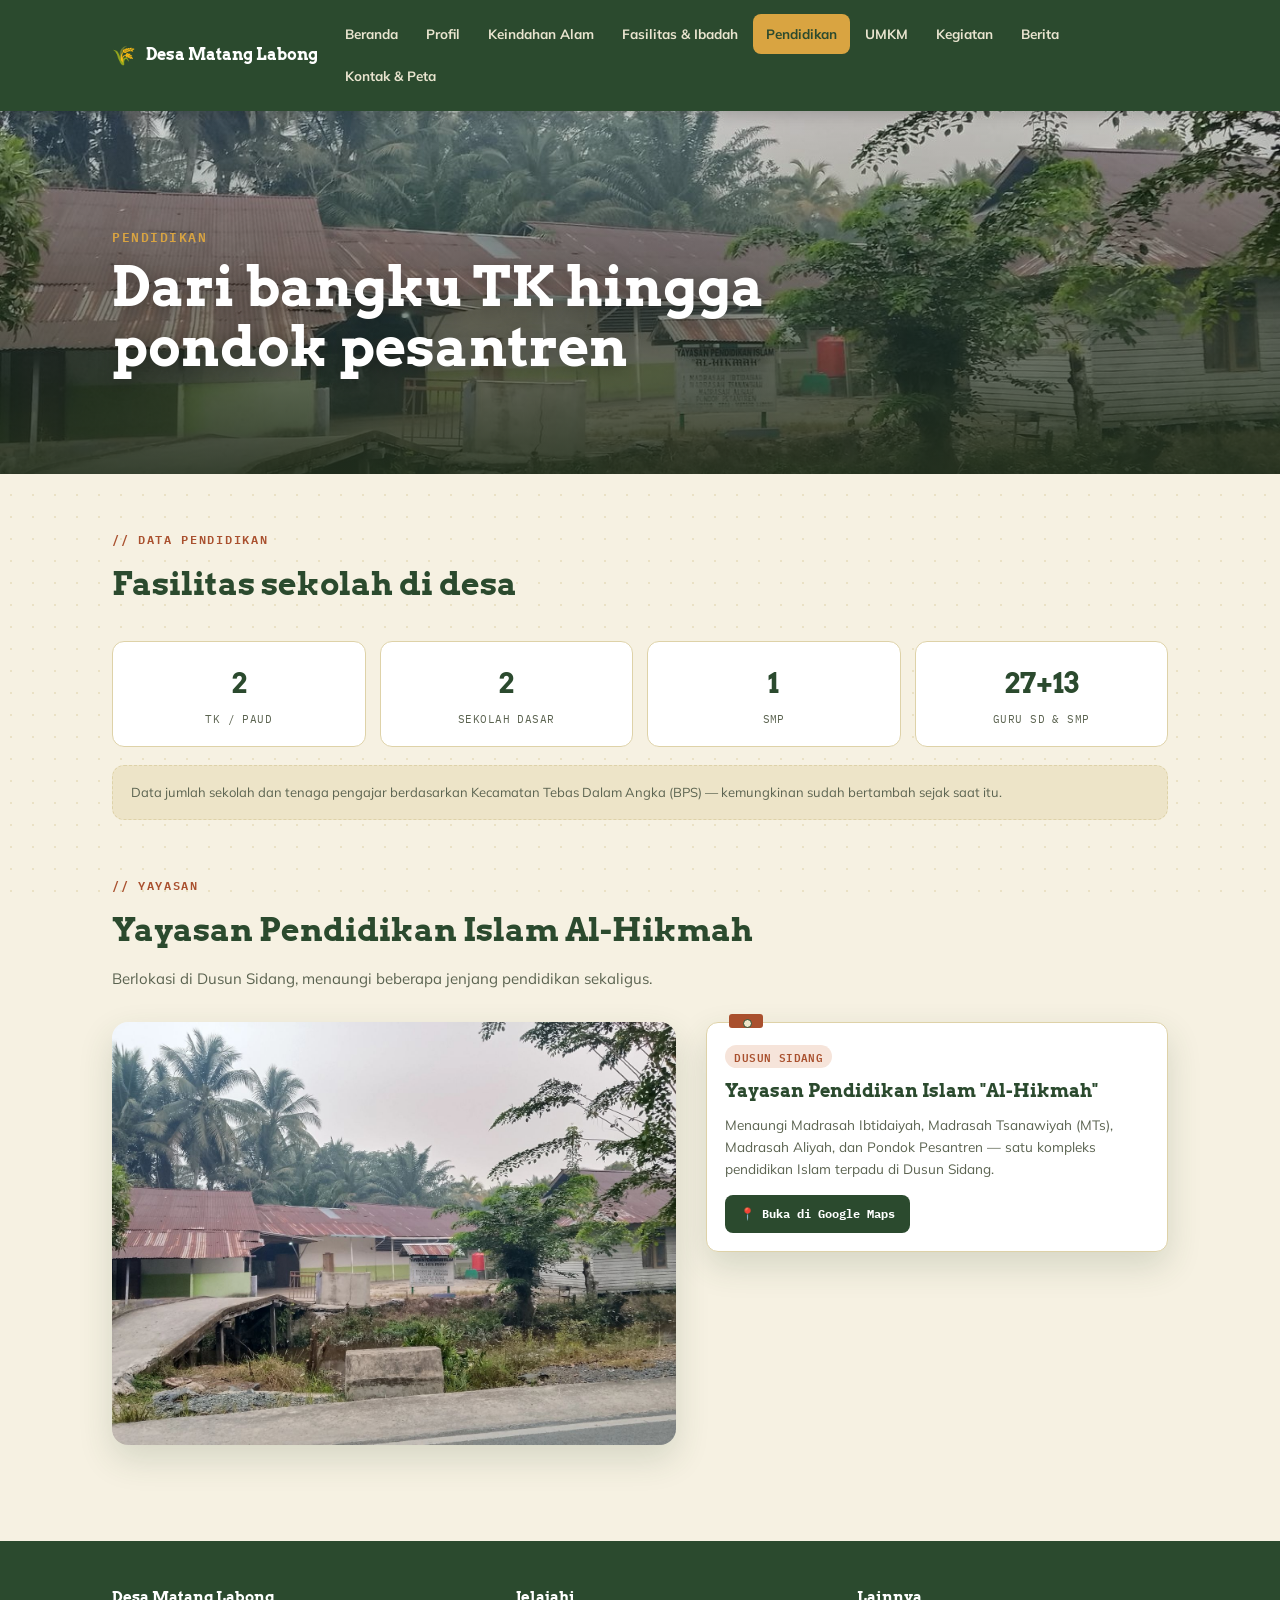
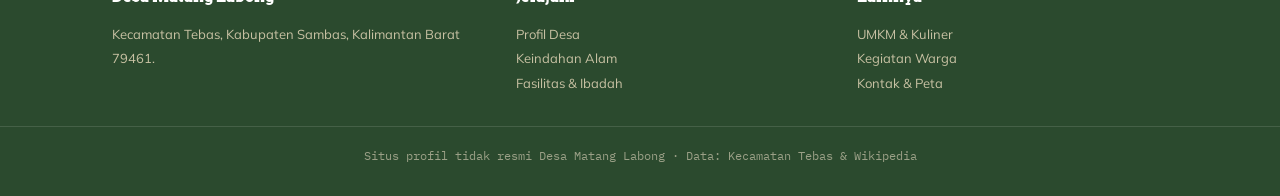
<file: pendidikan.html>
<!DOCTYPE html>
<html lang="id">
<head>
<meta charset="UTF-8">
<meta name="viewport" content="width=device-width, initial-scale=1.0">
<title>Pendidikan — Desa Matang Labong</title>
<meta name="description" content="Fasilitas pendidikan di Desa Matang Labong, dari TK hingga pondok pesantren.">
<link rel="preconnect" href="https://fonts.googleapis.com">
<link href="https://fonts.googleapis.com/css2?family=Arvo:wght@400;700&family=Mulish:wght@400;500;600;700;800&family=IBM+Plex+Mono:wght@400;500;600&display=swap" rel="stylesheet">
<link rel="stylesheet" href="assets/style.css">
</head>
<body>
<div class="bg-texture" aria-hidden="true"></div>

<header class="navbar">
  <div class="nav-inner">
    <div class="brand"><span class="leaf">🌾</span> Desa Matang Labong</div>
    <nav class="links" id="navLinks">
      <a href="index.html">Beranda</a>
      <a href="profil.html">Profil</a>
      <a href="keindahan.html">Keindahan Alam</a>
      <a href="fasilitas.html">Fasilitas &amp; Ibadah</a>
      <a href="pendidikan.html" class="active">Pendidikan</a>
      <a href="umkm.html">UMKM</a>
      <a href="kegiatan.html">Kegiatan</a>
      <a href="berita.html">Berita</a>
      <a href="kontak.html">Kontak &amp; Peta</a>
    </nav>
    <button class="menu-btn" id="menuBtn" aria-label="Buka menu">☰</button>
  </div>
</header>

<section class="hero small" style="background-image:url('assets/yayasan-alhikmah.jpg');">
  <div class="hero-inner">
    <div class="hero-kicker">Pendidikan</div>
    <h1>Dari bangku TK hingga pondok pesantren</h1>
  </div>
</section>

<section>
  <div class="wrap reveal">
    <div class="section-head">
      <div class="eyebrow">// Data pendidikan</div>
      <h2 class="title">Fasilitas sekolah di desa</h2>
    </div>
    <div class="stat-grid">
      <div class="stat-box"><div class="num">2</div><div class="lbl">TK / PAUD</div></div>
      <div class="stat-box"><div class="num">2</div><div class="lbl">Sekolah Dasar</div></div>
      <div class="stat-box"><div class="num">1</div><div class="lbl">SMP</div></div>
      <div class="stat-box"><div class="num">27+13</div><div class="lbl">guru SD &amp; SMP</div></div>
    </div>
    <div class="note-box">Data jumlah sekolah dan tenaga pengajar berdasarkan Kecamatan Tebas Dalam Angka (BPS) — kemungkinan sudah bertambah sejak saat itu.</div>
  </div>
</section>

<section style="padding-top:0;">
  <div class="wrap reveal">
    <div class="section-head">
      <div class="eyebrow">// Yayasan</div>
      <h2 class="title">Yayasan Pendidikan Islam Al-Hikmah</h2>
      <p class="section-sub">Berlokasi di Dusun Sidang, menaungi beberapa jenjang pendidikan sekaligus.</p>
    </div>
    <div class="two-col">
      <img src="assets/yayasan-alhikmah.jpg" alt="Yayasan Pendidikan Islam Al-Hikmah" style="border-radius:var(--radius); box-shadow:var(--shadow);">
      <div class="signpost">
        <span class="tag">Dusun Sidang</span>
        <h3>Yayasan Pendidikan Islam "Al-Hikmah"</h3>
        <p>Menaungi Madrasah Ibtidaiyah, Madrasah Tsanawiyah (MTs), Madrasah Aliyah, dan Pondok Pesantren — satu kompleks pendidikan Islam terpadu di Dusun Sidang.</p>
        <a class="maps-btn" target="_blank" rel="noopener" href="https://www.google.com/maps/search/?api=1&query=1.151567,109.124857">📍 Buka di Google Maps</a>
      </div>
    </div>
  </div>
</section>

<footer>
  <div class="wrap footer-grid">
    <div>
      <h4>Desa Matang Labong</h4>
      <p>Kecamatan Tebas, Kabupaten Sambas, Kalimantan Barat 79461.</p>
    </div>
    <div>
      <h4>Jelajahi</h4>
      <p><a href="profil.html">Profil Desa</a><br><a href="keindahan.html">Keindahan Alam</a><br><a href="fasilitas.html">Fasilitas &amp; Ibadah</a></p>
    </div>
    <div>
      <h4>Lainnya</h4>
      <p><a href="umkm.html">UMKM &amp; Kuliner</a><br><a href="kegiatan.html">Kegiatan Warga</a><br><a href="kontak.html">Kontak &amp; Peta</a></p>
    </div>
  </div>
  <div class="footer-bottom">Situs profil tidak resmi Desa Matang Labong · Data: Kecamatan Tebas &amp; Wikipedia</div>
</footer>

<script src="assets/main.js"></script>
</body>
</html>
</file>
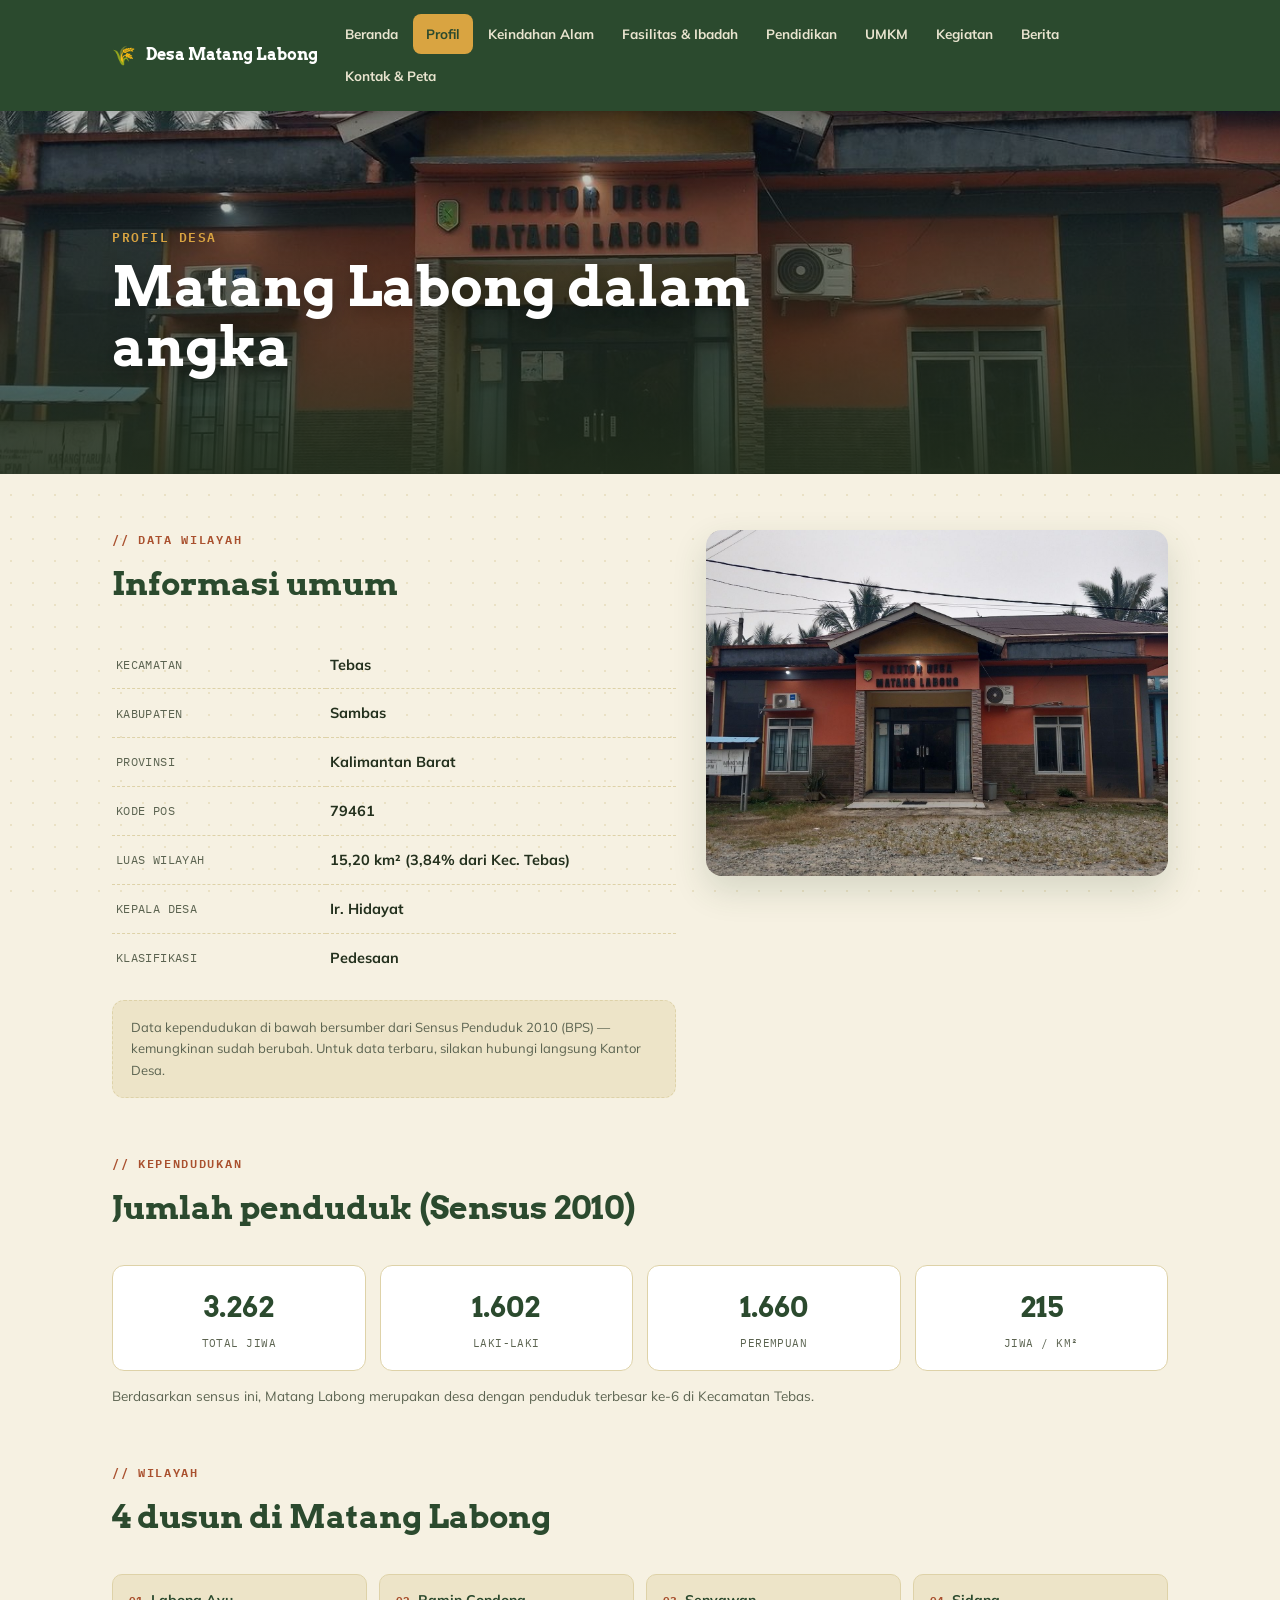
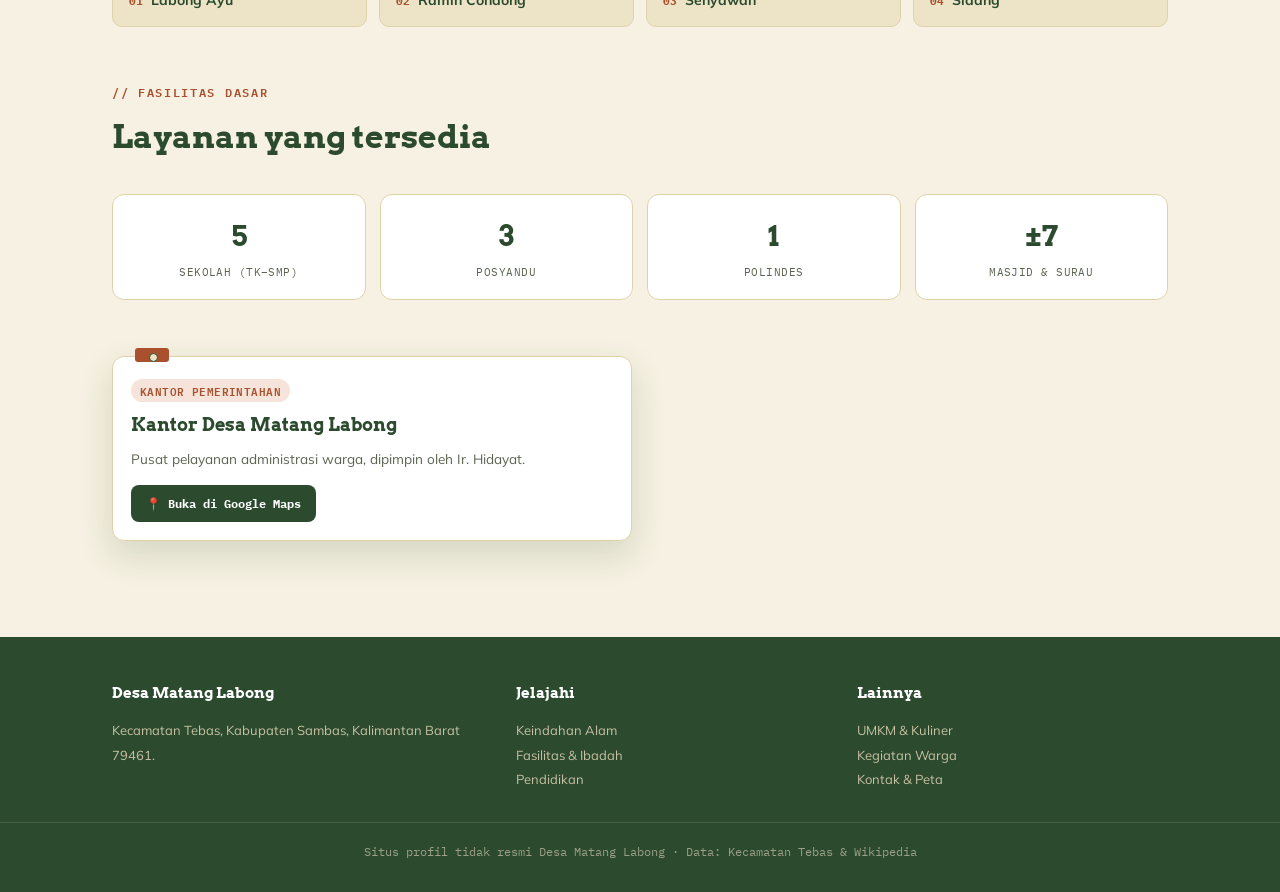
<file: profil.html>
<!DOCTYPE html>
<html lang="id">
<head>
<meta charset="UTF-8">
<meta name="viewport" content="width=device-width, initial-scale=1.0">
<title>Profil Desa — Matang Labong</title>
<meta name="description" content="Profil dan data Desa Matang Labong: luas wilayah, dusun, kependudukan, dan pemerintahan desa.">
<link rel="preconnect" href="https://fonts.googleapis.com">
<link href="https://fonts.googleapis.com/css2?family=Arvo:wght@400;700&family=Mulish:wght@400;500;600;700;800&family=IBM+Plex+Mono:wght@400;500;600&display=swap" rel="stylesheet">
<link rel="stylesheet" href="assets/style.css">
</head>
<body>
<div class="bg-texture" aria-hidden="true"></div>

<header class="navbar">
  <div class="nav-inner">
    <div class="brand"><span class="leaf">🌾</span> Desa Matang Labong</div>
    <nav class="links" id="navLinks">
      <a href="index.html">Beranda</a>
      <a href="profil.html" class="active">Profil</a>
      <a href="keindahan.html">Keindahan Alam</a>
      <a href="fasilitas.html">Fasilitas &amp; Ibadah</a>
      <a href="pendidikan.html">Pendidikan</a>
      <a href="umkm.html">UMKM</a>
      <a href="kegiatan.html">Kegiatan</a>
      <a href="berita.html">Berita</a>
      <a href="kontak.html">Kontak &amp; Peta</a>
    </nav>
    <button class="menu-btn" id="menuBtn" aria-label="Buka menu">☰</button>
  </div>
</header>

<section class="hero small" style="background-image:url('assets/kantor-desa.jpg');">
  <div class="hero-inner">
    <div class="hero-kicker">Profil Desa</div>
    <h1>Matang Labong dalam angka</h1>
  </div>
</section>

<section>
  <div class="wrap reveal two-col">
    <div>
      <div class="section-head">
        <div class="eyebrow">// Data wilayah</div>
        <h2 class="title">Informasi umum</h2>
      </div>
      <table class="info-table">
        <tr><td>Kecamatan</td><td>Tebas</td></tr>
        <tr><td>Kabupaten</td><td>Sambas</td></tr>
        <tr><td>Provinsi</td><td>Kalimantan Barat</td></tr>
        <tr><td>Kode Pos</td><td>79461</td></tr>
        <tr><td>Luas Wilayah</td><td>15,20 km² (3,84% dari Kec. Tebas)</td></tr>
        <tr><td>Kepala Desa</td><td>Ir. Hidayat</td></tr>
        <tr><td>Klasifikasi</td><td>Pedesaan</td></tr>
      </table>
      <div class="note-box">Data kependudukan di bawah bersumber dari Sensus Penduduk 2010 (BPS) — kemungkinan sudah berubah. Untuk data terbaru, silakan hubungi langsung Kantor Desa.</div>
    </div>
    <img src="assets/kantor-desa.jpg" alt="Kantor Desa Matang Labong" style="border-radius:var(--radius); box-shadow:var(--shadow);">
  </div>
</section>

<section style="padding-top:0;">
  <div class="wrap reveal">
    <div class="section-head">
      <div class="eyebrow">// Kependudukan</div>
      <h2 class="title">Jumlah penduduk (Sensus 2010)</h2>
    </div>
    <div class="stat-grid">
      <div class="stat-box"><div class="num">3.262</div><div class="lbl">total jiwa</div></div>
      <div class="stat-box"><div class="num">1.602</div><div class="lbl">laki-laki</div></div>
      <div class="stat-box"><div class="num">1.660</div><div class="lbl">perempuan</div></div>
      <div class="stat-box"><div class="num">215</div><div class="lbl">jiwa / km²</div></div>
    </div>
    <p style="color:var(--muted); font-size:13.5px; margin-top:14px;">Berdasarkan sensus ini, Matang Labong merupakan desa dengan penduduk terbesar ke-6 di Kecamatan Tebas.</p>
  </div>
</section>

<section style="padding-top:0;">
  <div class="wrap reveal">
    <div class="section-head">
      <div class="eyebrow">// Wilayah</div>
      <h2 class="title">4 dusun di Matang Labong</h2>
    </div>
    <div class="dusun-grid">
      <div class="dusun-chip"><span class="n">01</span> Labong Ayu</div>
      <div class="dusun-chip"><span class="n">02</span> Ramin Condong</div>
      <div class="dusun-chip"><span class="n">03</span> Senyawan</div>
      <div class="dusun-chip"><span class="n">04</span> Sidang</div>
    </div>
  </div>
</section>

<section style="padding-top:0;">
  <div class="wrap reveal">
    <div class="section-head">
      <div class="eyebrow">// Fasilitas dasar</div>
      <h2 class="title">Layanan yang tersedia</h2>
    </div>
    <div class="stat-grid">
      <div class="stat-box"><div class="num">5</div><div class="lbl">sekolah (TK–SMP)</div></div>
      <div class="stat-box"><div class="num">3</div><div class="lbl">posyandu</div></div>
      <div class="stat-box"><div class="num">1</div><div class="lbl">polindes</div></div>
      <div class="stat-box"><div class="num">±7</div><div class="lbl">masjid &amp; surau</div></div>
    </div>
  </div>
</section>

<section style="padding-top:0;">
  <div class="wrap reveal">
    <div class="signpost" style="max-width:520px;">
      <span class="tag">Kantor Pemerintahan</span>
      <h3>Kantor Desa Matang Labong</h3>
      <p>Pusat pelayanan administrasi warga, dipimpin oleh Ir. Hidayat.</p>
      <a class="maps-btn" target="_blank" rel="noopener" href="https://www.google.com/maps/search/?api=1&query=Kantor%20Desa%20Matang%20Labong%2C%20Kecamatan%20Tebas%2C%20Kabupaten%20Sambas%2C%20Kalimantan%20Barat">📍 Buka di Google Maps</a>
    </div>
  </div>
</section>

<footer>
  <div class="wrap footer-grid">
    <div>
      <h4>Desa Matang Labong</h4>
      <p>Kecamatan Tebas, Kabupaten Sambas, Kalimantan Barat 79461.</p>
    </div>
    <div>
      <h4>Jelajahi</h4>
      <p><a href="keindahan.html">Keindahan Alam</a><br><a href="fasilitas.html">Fasilitas &amp; Ibadah</a><br><a href="pendidikan.html">Pendidikan</a></p>
    </div>
    <div>
      <h4>Lainnya</h4>
      <p><a href="umkm.html">UMKM &amp; Kuliner</a><br><a href="kegiatan.html">Kegiatan Warga</a><br><a href="kontak.html">Kontak &amp; Peta</a></p>
    </div>
  </div>
  <div class="footer-bottom">Situs profil tidak resmi Desa Matang Labong · Data: Kecamatan Tebas &amp; Wikipedia</div>
</footer>

<script src="assets/main.js"></script>
</body>
</html>
</file>
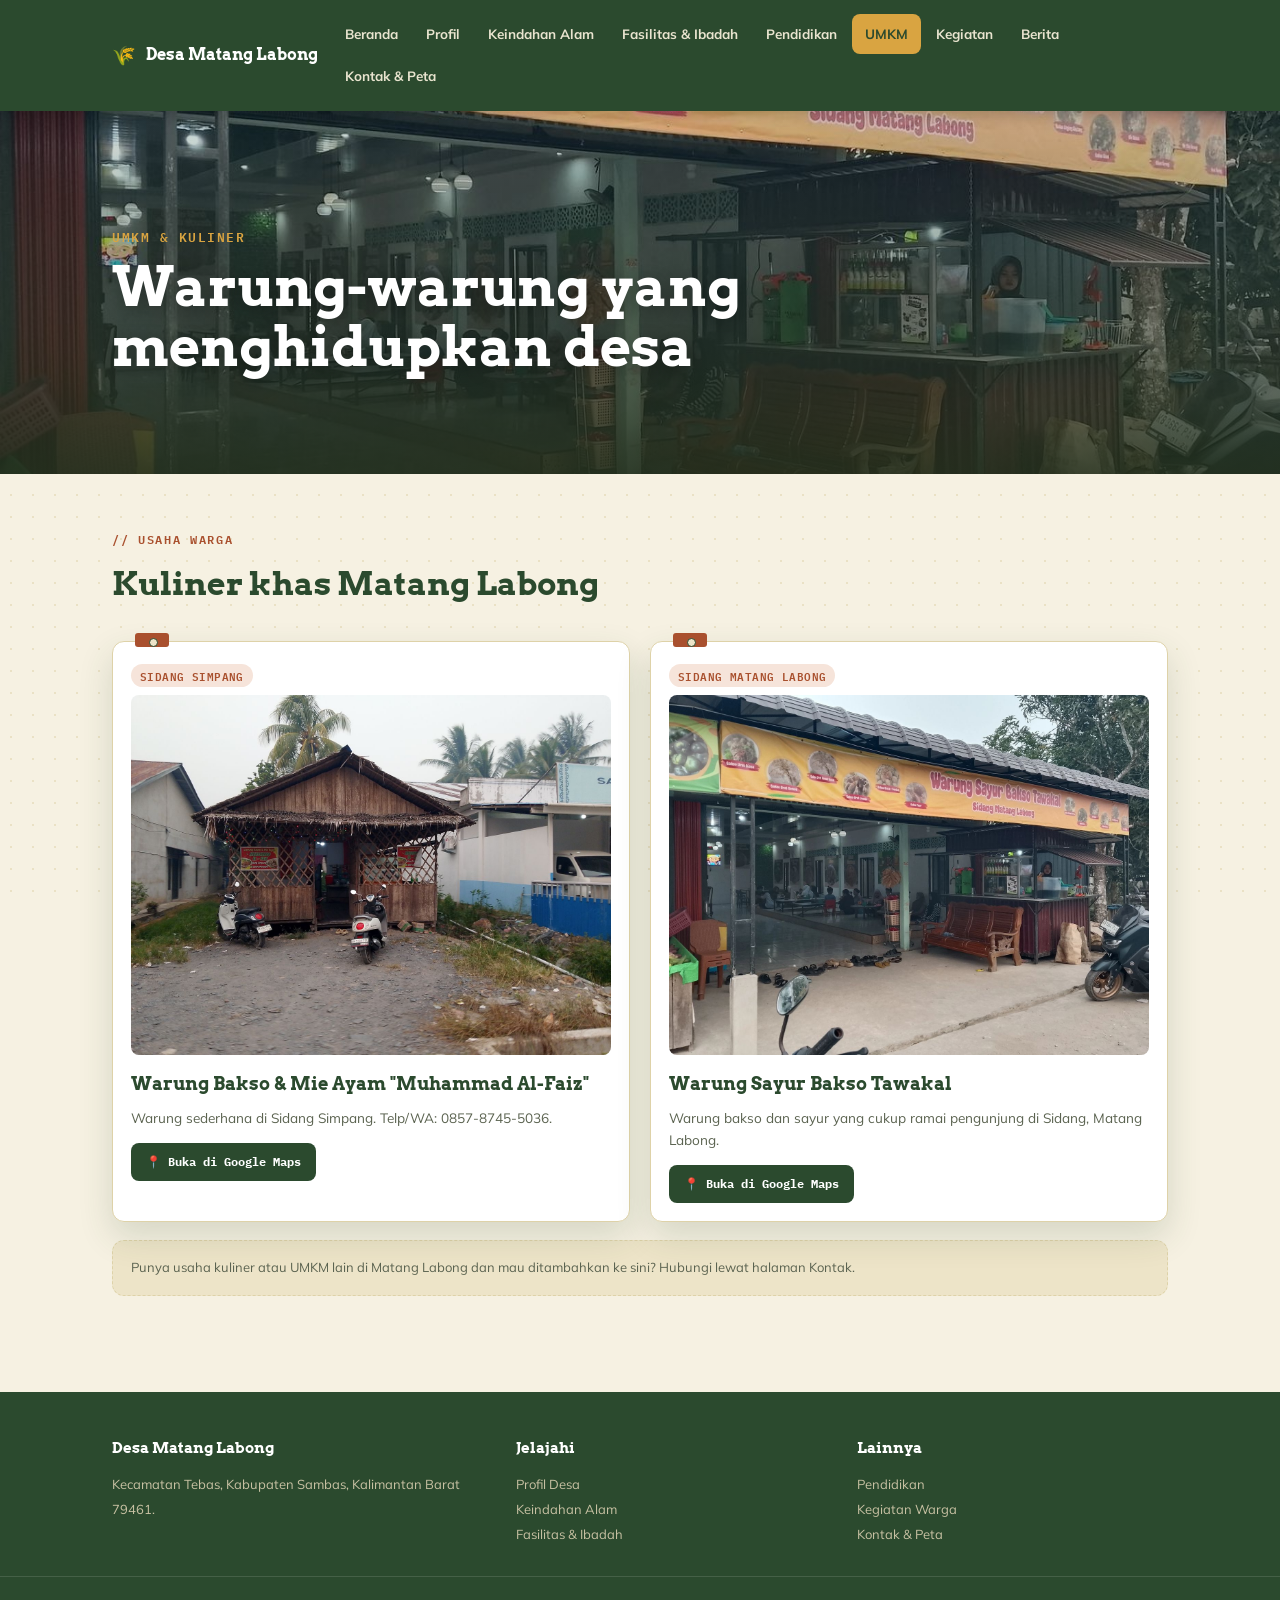
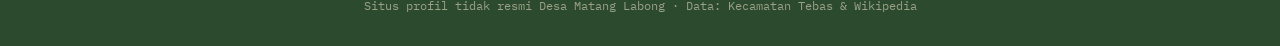
<file: umkm.html>
<!DOCTYPE html>
<html lang="id">
<head>
<meta charset="UTF-8">
<meta name="viewport" content="width=device-width, initial-scale=1.0">
<title>UMKM &amp; Kuliner — Desa Matang Labong</title>
<meta name="description" content="Warung dan usaha kuliner warga Desa Matang Labong.">
<link rel="preconnect" href="https://fonts.googleapis.com">
<link href="https://fonts.googleapis.com/css2?family=Arvo:wght@400;700&family=Mulish:wght@400;500;600;700;800&family=IBM+Plex+Mono:wght@400;500;600&display=swap" rel="stylesheet">
<link rel="stylesheet" href="assets/style.css">
</head>
<body>
<div class="bg-texture" aria-hidden="true"></div>

<header class="navbar">
  <div class="nav-inner">
    <div class="brand"><span class="leaf">🌾</span> Desa Matang Labong</div>
    <nav class="links" id="navLinks">
      <a href="index.html">Beranda</a>
      <a href="profil.html">Profil</a>
      <a href="keindahan.html">Keindahan Alam</a>
      <a href="fasilitas.html">Fasilitas &amp; Ibadah</a>
      <a href="pendidikan.html">Pendidikan</a>
      <a href="umkm.html" class="active">UMKM</a>
      <a href="kegiatan.html">Kegiatan</a>
      <a href="berita.html">Berita</a>
      <a href="kontak.html">Kontak &amp; Peta</a>
    </nav>
    <button class="menu-btn" id="menuBtn" aria-label="Buka menu">☰</button>
  </div>
</header>

<section class="hero small" style="background-image:url('assets/warung-bakso2.jpg');">
  <div class="hero-inner">
    <div class="hero-kicker">UMKM &amp; Kuliner</div>
    <h1>Warung-warung yang menghidupkan desa</h1>
  </div>
</section>

<section>
  <div class="wrap reveal">
    <div class="section-head">
      <div class="eyebrow">// Usaha warga</div>
      <h2 class="title">Kuliner khas Matang Labong</h2>
    </div>
    <div class="card-grid">

      <div class="signpost">
        <span class="tag">Sidang Simpang</span>
        <img class="place-photo" src="assets/warung-bakso1.jpg" alt="Warung Bakso & Mie Ayam Muhammad Al-Faiz">
        <h3>Warung Bakso &amp; Mie Ayam "Muhammad Al-Faiz"</h3>
        <p>Warung sederhana di Sidang Simpang. Telp/WA: 0857-8745-5036.</p>
        <a class="maps-btn" target="_blank" rel="noopener" href="https://www.google.com/maps/search/?api=1&query=1.152944,109.123612">📍 Buka di Google Maps</a>
      </div>

      <div class="signpost">
        <span class="tag">Sidang Matang Labong</span>
        <img class="place-photo" src="assets/warung-bakso2.jpg" alt="Warung Sayur Bakso Tawakal">
        <h3>Warung Sayur Bakso Tawakal</h3>
        <p>Warung bakso dan sayur yang cukup ramai pengunjung di Sidang, Matang Labong.</p>
        <a class="maps-btn" target="_blank" rel="noopener" href="https://www.google.com/maps/search/?api=1&query=1.154653,109.123657">📍 Buka di Google Maps</a>
      </div>

    </div>
    <div class="note-box">Punya usaha kuliner atau UMKM lain di Matang Labong dan mau ditambahkan ke sini? Hubungi lewat halaman Kontak.</div>
  </div>
</section>

<footer>
  <div class="wrap footer-grid">
    <div>
      <h4>Desa Matang Labong</h4>
      <p>Kecamatan Tebas, Kabupaten Sambas, Kalimantan Barat 79461.</p>
    </div>
    <div>
      <h4>Jelajahi</h4>
      <p><a href="profil.html">Profil Desa</a><br><a href="keindahan.html">Keindahan Alam</a><br><a href="fasilitas.html">Fasilitas &amp; Ibadah</a></p>
    </div>
    <div>
      <h4>Lainnya</h4>
      <p><a href="pendidikan.html">Pendidikan</a><br><a href="kegiatan.html">Kegiatan Warga</a><br><a href="kontak.html">Kontak &amp; Peta</a></p>
    </div>
  </div>
  <div class="footer-bottom">Situs profil tidak resmi Desa Matang Labong · Data: Kecamatan Tebas &amp; Wikipedia</div>
</footer>

<script src="assets/main.js"></script>
</body>
</html>
</file>
<file: assets/style.css>
/* ===========================================================
   Desa Matang Labong — shared stylesheet
   Signature: "papan penunjuk" (signpost board) cards, echoing
   the hand-painted signboards seen throughout the village.
   =========================================================== */

:root{
  --paper:#F6F1E2;
  --paper-2:#EDE4C8;
  --surface:#FFFFFF;
  --ink:#23301D;
  --muted:#5B6350;
  --green-deep:#2B4A2E;
  --green-mid:#4B7A45;
  --rust:#A9502E;
  --gold:#D9A441;
  --river:#7C6A4E;
  --line:#DED2A8;
  --shadow:0 14px 34px rgba(43,74,46,0.16);
  --radius:16px;
  --display:'Arvo', serif;
  --body:'Mulish', sans-serif;
  --mono:'IBM Plex Mono', monospace;
}

*{box-sizing:border-box; margin:0; padding:0;}
html{scroll-behavior:smooth;}
body{
  background:var(--paper);
  color:var(--ink);
  font-family:var(--body);
  line-height:1.65;
  overflow-x:hidden;
}
@media (prefers-reduced-motion: reduce){
  *{animation-duration:0.001ms !important; animation-iteration-count:1 !important; transition-duration:0.001ms !important; scroll-behavior:auto !important;}
}
a{color:inherit; text-decoration:none;}
img{max-width:100%; display:block;}
.wrap{max-width:1100px; margin:0 auto; padding:0 22px;}
button{font-family:inherit; cursor:pointer;}
ul{list-style:none;}

/* subtle woven-paper texture */
.bg-texture{
  position:fixed; inset:0; z-index:-1; opacity:0.5;
  background-image:radial-gradient(var(--line) 1px, transparent 1px);
  background-size:22px 22px;
}

/* ===== NAVBAR (wooden plank strip) ===== */
header.navbar{
  position:sticky; top:0; z-index:100;
  background:var(--green-deep);
  box-shadow:0 4px 14px rgba(0,0,0,0.18);
}
.nav-inner{
  max-width:1100px; margin:0 auto; padding:14px 22px;
  display:flex; align-items:center; justify-content:space-between; gap:14px;
}
.brand{
  display:flex; align-items:center; gap:10px;
  font-family:var(--display); font-weight:700; font-size:16px; color:#fff;
  white-space:nowrap;
}
.brand .leaf{ font-size:19px; }
nav.links{ display:flex; flex-wrap:wrap; gap:2px; }
nav.links a{
  padding:9px 13px; border-radius:8px; color:#E9E4CF;
  font-size:13.5px; font-weight:700; transition:all .2s ease;
}
nav.links a:hover, nav.links a:focus-visible{ background:rgba(255,255,255,0.12); color:#fff; }
nav.links a.active{ background:var(--gold); color:var(--green-deep); }
.menu-btn{ display:none; background:none; border:none; color:#fff; font-size:22px; }

@media (max-width:820px){
  nav.links{
    position:fixed; top:60px; left:0; right:0; z-index:99;
    background:var(--green-deep); flex-direction:column; padding:8px 14px 16px;
    transform:translateY(-130%); transition:transform .3s ease;
  }
  nav.links.open{ transform:translateY(0); }
  nav.links a{ padding:12px 14px; }
  .menu-btn{ display:block; }
}

/* ===== HERO ===== */
.hero{
  position:relative; min-height:56vh;
  display:flex; align-items:flex-end;
  background-size:cover; background-position:center;
}
.hero::after{
  content:''; position:absolute; inset:0;
  background:linear-gradient(180deg, rgba(35,48,29,0.15) 0%, rgba(35,48,29,0.55) 65%, rgba(35,48,29,0.88) 100%);
}
.hero-inner{ position:relative; z-index:1; padding:60px 22px 42px; max-width:1100px; margin:0 auto; width:100%; }
.hero-kicker{
  font-family:var(--mono); font-size:12.5px; letter-spacing:0.12em; text-transform:uppercase;
  color:var(--gold); font-weight:600; margin-bottom:10px;
}
.hero h1{
  font-family:var(--display); font-weight:700; color:#fff;
  font-size:clamp(30px,5.4vw,54px); line-height:1.1; max-width:780px;
  text-shadow:0 4px 18px rgba(0,0,0,0.3);
}
.hero p.lead{
  color:#EFE9D4; font-size:16px; max-width:560px; margin-top:14px;
}
.hero.small{ min-height:34vh; }

/* ===== SECTIONS ===== */
section{ padding:56px 0; position:relative; }
.section-head{ margin-bottom:30px; max-width:680px; }
.eyebrow{
  font-family:var(--mono); font-size:12px; letter-spacing:0.14em; text-transform:uppercase;
  color:var(--rust); margin-bottom:8px; font-weight:600;
}
h2.title{
  font-family:var(--display); font-weight:700;
  font-size:clamp(24px,3.4vw,32px); color:var(--green-deep);
}
.section-sub{ color:var(--muted); margin-top:10px; font-size:15px; }

.reveal{ opacity:0; transform:translateY(20px); transition:opacity .6s ease, transform .6s ease; }
.reveal.is-visible{ opacity:1; transform:translateY(0); }

/* ===== SIGNPOST CARD (signature element) ===== */
.signpost{
  background:var(--surface);
  border:1px solid var(--line);
  border-radius:12px;
  padding:20px 18px 18px;
  position:relative;
  box-shadow:var(--shadow);
  transition:transform .3s ease, box-shadow .3s ease;
}
.signpost::before{
  content:''; position:absolute; top:-9px; left:22px;
  width:34px; height:14px; border-radius:3px;
  background:var(--rust);
}
.signpost::after{
  content:''; position:absolute; top:-4px; left:36px;
  width:7px; height:7px; border-radius:50%;
  background:var(--paper-2); border:1.5px solid var(--green-deep);
}
.signpost:hover{ transform:translateY(-5px); box-shadow:0 22px 40px rgba(43,74,46,0.24); }
.signpost .place-photo{
  width:100%; aspect-ratio:4/3; object-fit:cover; border-radius:8px; margin-bottom:14px;
}
.signpost h3{ font-family:var(--display); font-size:18px; color:var(--green-deep); font-weight:700; }
.signpost .tag{
  display:inline-block; font-family:var(--mono); font-size:10.5px; font-weight:600;
  color:var(--rust); background:#F6E4DA; padding:3px 9px; border-radius:20px; margin-bottom:8px;
  text-transform:uppercase; letter-spacing:0.04em;
}
.signpost p{ color:var(--muted); font-size:13.6px; margin-top:8px; }
.maps-btn{
  display:inline-flex; align-items:center; gap:6px; margin-top:14px;
  font-family:var(--mono); font-size:12px; font-weight:700;
  background:var(--green-deep); color:#fff; padding:9px 15px; border-radius:8px;
  transition:all .2s ease;
}
.maps-btn:hover{ background:var(--rust); transform:translateY(-2px); box-shadow:0 10px 20px rgba(169,80,46,0.35); }

.card-grid{
  display:grid; grid-template-columns:repeat(auto-fit,minmax(250px,1fr)); gap:20px;
}

/* ===== Quick-nav cards (Beranda) ===== */
.quick-grid{
  display:grid; grid-template-columns:repeat(auto-fit,minmax(220px,1fr)); gap:18px;
}
.quick-card{
  background:var(--surface); border:1px solid var(--line); border-radius:var(--radius);
  padding:24px 20px; text-align:left; box-shadow:var(--shadow);
  transition:transform .3s ease, box-shadow .3s ease, border-color .3s ease;
  display:block;
}
.quick-card:hover{ transform:translateY(-6px); box-shadow:0 22px 44px rgba(43,74,46,0.22); border-color:var(--gold); }
.quick-card .ic{ font-size:26px; margin-bottom:10px; display:block; }
.quick-card h3{ font-family:var(--display); font-size:16.5px; color:var(--green-deep); }
.quick-card p{ color:var(--muted); font-size:13px; margin-top:6px; }

/* ===== Stats (Profil page) ===== */
.stat-grid{
  display:grid; grid-template-columns:repeat(auto-fit,minmax(150px,1fr)); gap:14px;
}
.stat-box{
  background:var(--surface); border:1px solid var(--line); border-radius:12px;
  padding:18px; text-align:center;
}
.stat-box .num{ font-family:var(--display); font-size:28px; color:var(--green-deep); font-weight:700; }
.stat-box .lbl{ font-family:var(--mono); font-size:11px; color:var(--muted); text-transform:uppercase; letter-spacing:0.04em; margin-top:4px; }

.info-table{ width:100%; border-collapse:collapse; }
.info-table tr{ border-top:1px dashed var(--line); }
.info-table tr:first-child{ border-top:none; }
.info-table td{ padding:12px 4px; font-size:14.5px; }
.info-table td:first-child{ font-family:var(--mono); font-size:12px; color:var(--muted); text-transform:uppercase; letter-spacing:0.03em; width:38%; }
.info-table td:last-child{ font-weight:700; color:var(--ink); }

.dusun-grid{ display:grid; grid-template-columns:repeat(auto-fit,minmax(160px,1fr)); gap:12px; }
.dusun-chip{
  background:var(--paper-2); border:1px solid var(--line); border-radius:10px;
  padding:14px 16px; font-weight:700; font-size:14px; color:var(--green-deep);
  display:flex; align-items:center; gap:8px;
}
.dusun-chip .n{ font-family:var(--mono); font-size:11px; color:var(--rust); }

.note-box{
  border:1.5px dashed var(--line); border-radius:12px; padding:16px 18px;
  color:var(--muted); font-size:13px; margin-top:18px; background:var(--paper-2);
}

/* ===== Gallery / lightbox ===== */
.gallery{ columns:2 240px; column-gap:16px; }
@media (min-width:640px){ .gallery{ columns:3 240px; } }
.gallery figure{
  border-radius:10px; overflow:hidden; position:relative; cursor:pointer;
  border:1px solid var(--line); background:var(--surface);
  break-inside:avoid; margin-bottom:16px; display:inline-block; width:100%;
  transition:transform .3s ease, box-shadow .3s ease;
}
.gallery figure:hover{ transform:translateY(-5px); box-shadow:var(--shadow); }
.gallery img{ width:100%; height:auto; display:block; transition:transform .4s ease; }
.gallery figure:hover img{ transform:scale(1.06); }
.gallery figcaption{
  position:absolute; left:0; right:0; bottom:0; padding:10px 12px;
  background:linear-gradient(transparent, rgba(35,48,29,0.85));
  color:#fff; font-size:12.5px; font-weight:700;
}
.lightbox{
  position:fixed; inset:0; background:rgba(20,26,16,0.92); display:none;
  align-items:center; justify-content:center; z-index:200; padding:24px;
}
.lightbox.open{ display:flex; }
.lightbox img{ max-width:min(90vw,780px); max-height:82vh; border-radius:10px; }
.lightbox .close{
  position:absolute; top:20px; right:24px; color:#fff; font-size:30px; background:none; border:none;
}

/* ===== Footer ===== */
footer{
  background:var(--green-deep); color:#D9D2B4; margin-top:40px;
  padding:44px 0 30px;
}
.footer-grid{
  display:grid; grid-template-columns:1.2fr 1fr 1fr; gap:30px;
}
footer h4{ font-family:var(--display); color:#fff; font-size:15px; margin-bottom:12px; }
footer p, footer a{ font-size:13px; color:#C9C2A4; line-height:1.9; }
footer a:hover{ color:var(--gold); }
.footer-bottom{
  margin-top:30px; padding-top:20px; border-top:1px solid rgba(255,255,255,0.12);
  font-family:var(--mono); font-size:11.5px; color:#9BA087; text-align:center;
}
@media (max-width:700px){ .footer-grid{ grid-template-columns:1fr; } }

/* utility */
.two-col{ display:grid; grid-template-columns:1.1fr 0.9fr; gap:30px; align-items:start; }
@media (max-width:820px){ .two-col{ grid-template-columns:1fr; } }
.btn-outline{
  display:inline-flex; align-items:center; gap:8px; margin-top:6px;
  border:1.5px solid var(--green-deep); color:var(--green-deep); font-weight:700; font-size:13px;
  padding:11px 18px; border-radius:9px; transition:all .2s ease;
}
.btn-outline:hover{ background:var(--green-deep); color:#fff; }
</file>
